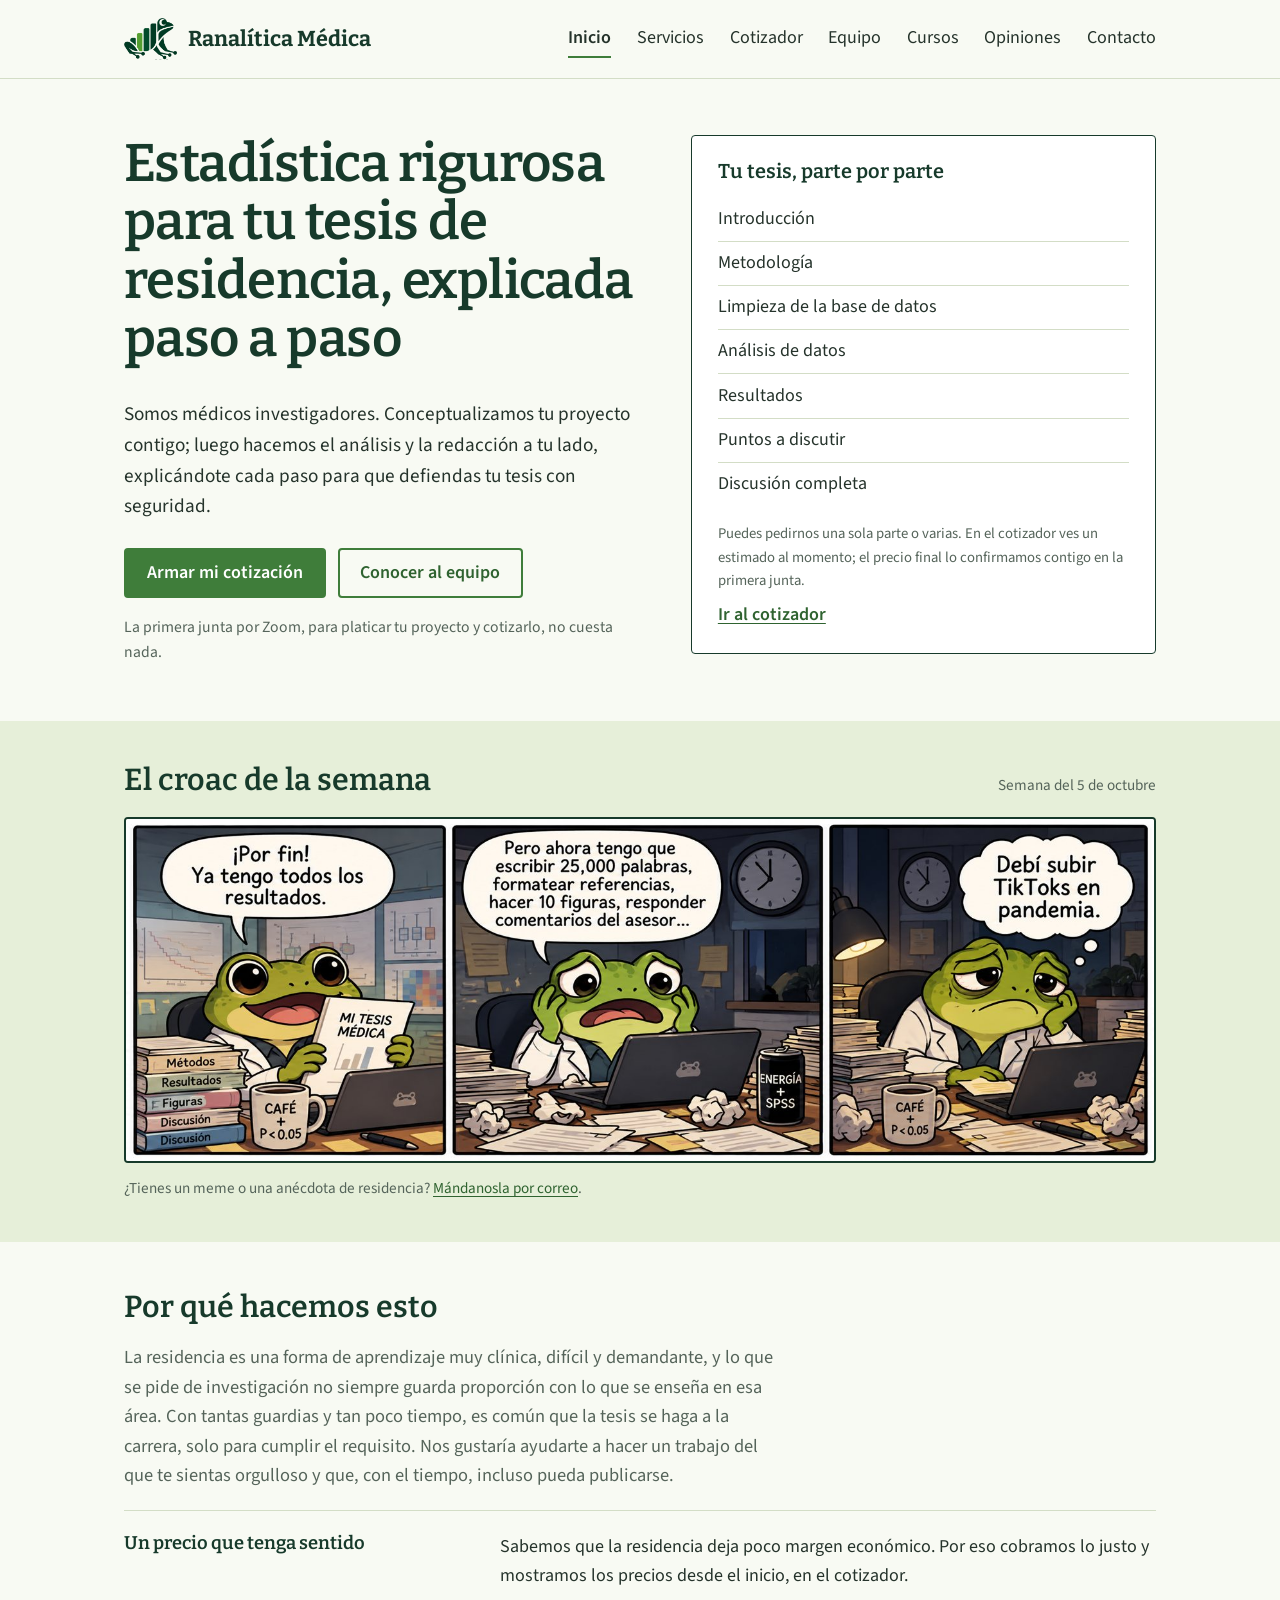
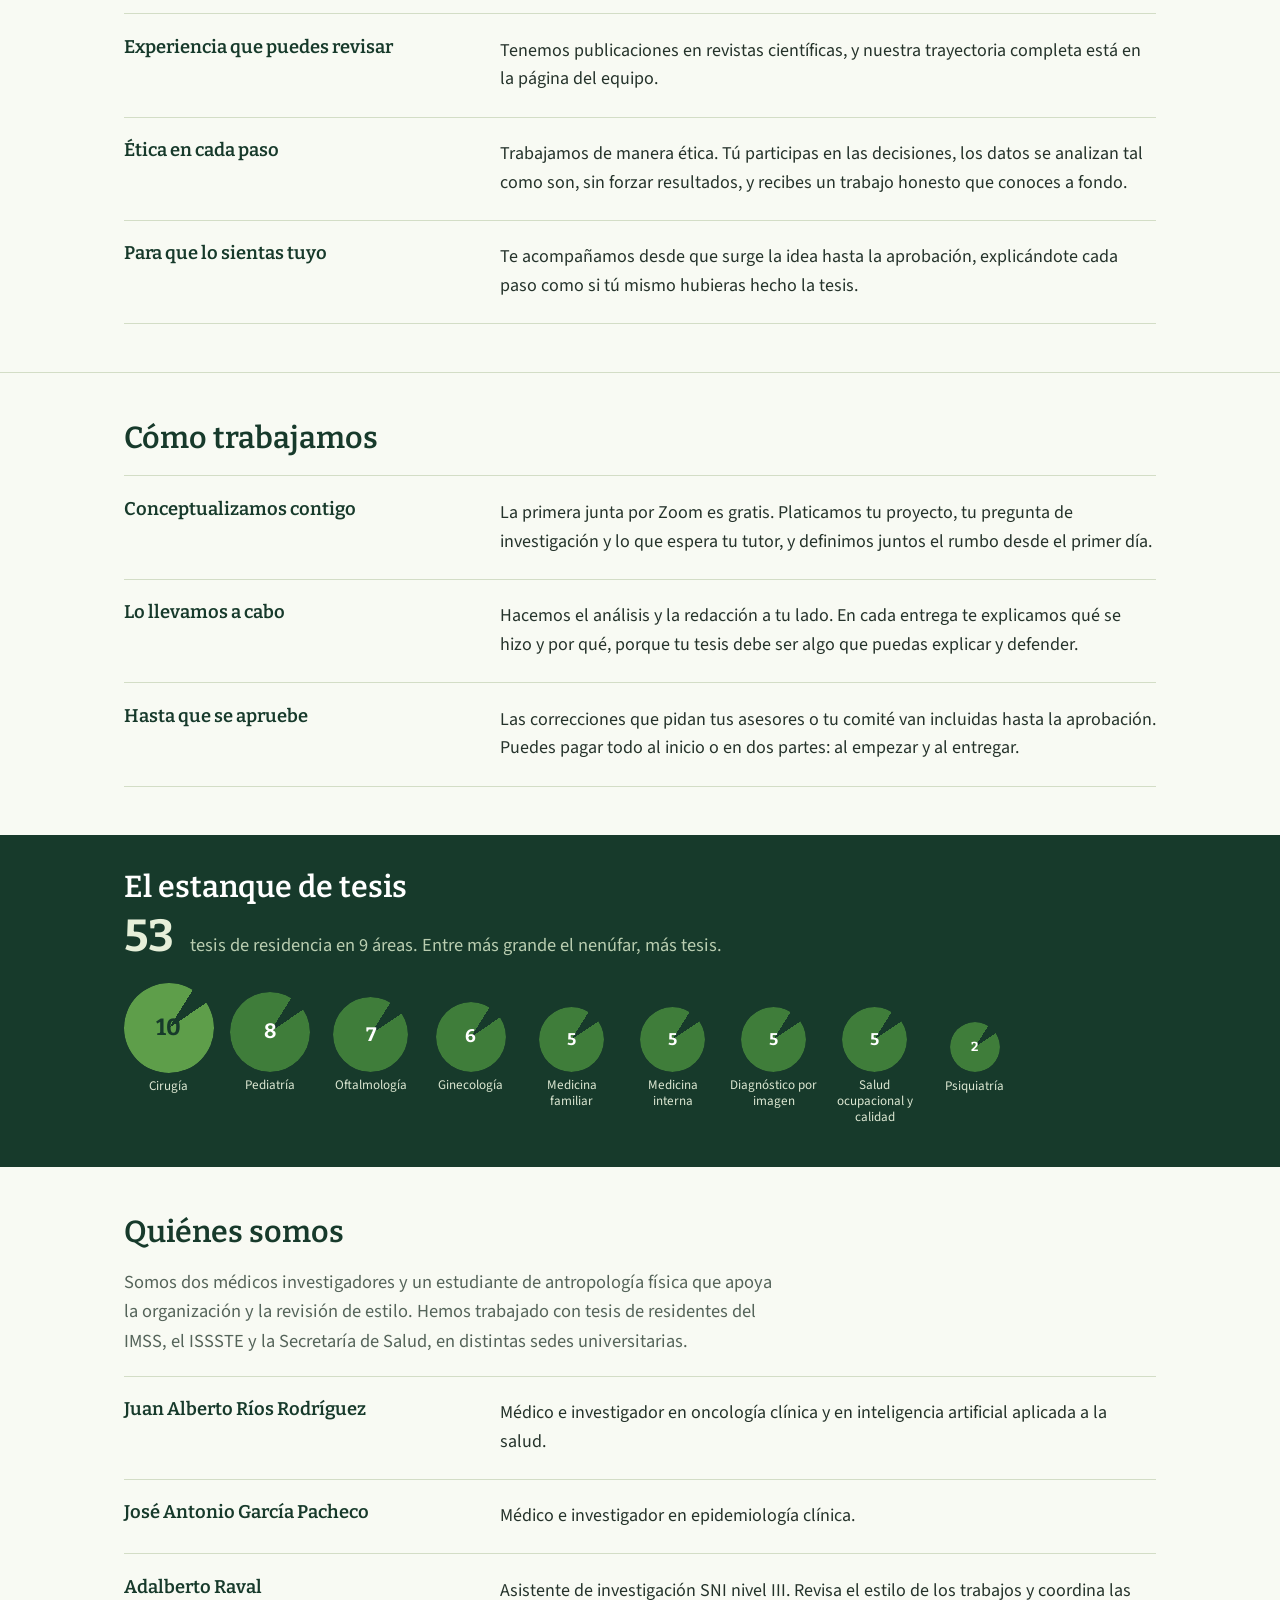
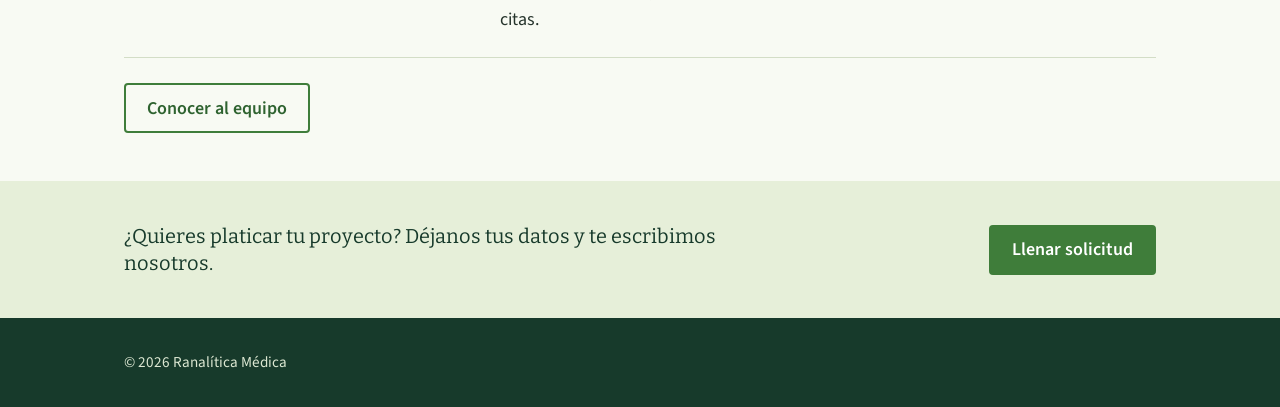
<file: index.html>
<!DOCTYPE html>
<html lang="es"><head><meta charset="UTF-8"><meta name="viewport" content="width=device-width, initial-scale=1.0">
<title>Ranalítica Médica | Estadística y redacción de tesis para residentes</title><meta name="description" content="Asesoría estadística y redacción de tesis médicas para residentes, con trabajo de calidad científica y cada paso explicado."><meta name="theme-color" content="#173A2B">
<link rel="preconnect" href="https://fonts.googleapis.com"><link rel="preconnect" href="https://fonts.gstatic.com" crossorigin><link href="https://fonts.googleapis.com/css2?family=Bitter:wght@500;600;700&family=Source+Sans+3:wght@400;600;700&display=swap" rel="stylesheet"><link rel="stylesheet" href="style.css"></head>
<body>
<header class="site-header"><div class="wrap bar"><a class="wordmark" href="index.html"><img src="images/logo-rana.png" alt="" width="200" height="156">Ranalítica Médica</a><nav class="nav" aria-label="Principal"><a href="index.html" data-nav="inicio" aria-current="page">Inicio</a><a href="servicios.html" data-nav="servicios">Servicios</a><a href="cotizador.html" data-nav="cotizador">Cotizador</a><a href="equipo.html" data-nav="equipo">Equipo</a><a href="cursos.html" data-nav="cursos">Cursos</a><a href="opiniones.html" data-nav="opiniones">Opiniones</a><a href="contacto.html" data-nav="contacto">Contacto</a></nav></div></header>
<main>
<section class="hero"><div class="wrap">
  <div>
    <h1>Estadística rigurosa para tu tesis de residencia, explicada paso a paso</h1>
    <p class="lead">Somos médicos investigadores. Conceptualizamos tu proyecto contigo; luego hacemos el análisis y la redacción a tu lado, explicándote cada paso para que defiendas tu tesis con seguridad.</p>
    <div class="acciones">
      <a class="btn btn-primary" href="cotizador.html">Armar mi cotización</a>
      <a class="btn btn-secondary" href="equipo.html">Conocer al equipo</a>
    </div>
    <p class="aparte">La primera junta por Zoom, para platicar tu proyecto y cotizarlo, no cuesta nada.</p>
  </div>
  <aside class="indice" aria-labelledby="indice-t">
    <h2 id="indice-t">Tu tesis, parte por parte</h2>
    <ul class="partes">
<li>Introducción</li>
<li>Metodología</li>
<li>Limpieza de la base de datos</li>
<li>Análisis de datos</li>
<li>Resultados</li>
<li>Puntos a discutir</li>
<li>Discusión completa</li>
    </ul>
    <p class="nota">Puedes pedirnos una sola parte o varias. En el cotizador ves un estimado al momento; el precio final lo confirmamos contigo en la primera junta.</p>
    <a class="enlace" href="cotizador.html">Ir al cotizador</a>
  </aside>
</div></section>

<section class="humor"><div class="wrap">
  <div class="humor-cab"><h2>El croac de la semana</h2><p id="humor-semana" class="humor-sem"></p></div>
  <div id="humor-cuerpo"></div>
  <p class="humor-nota">¿Tienes un meme o una anécdota de residencia? <a href="#" data-mail="Hola, tengo un meme o anécdota para El croac de la semana:" data-mail-subject="Para El croac de la semana">Mándanosla por correo</a>.</p>
</div></section>

<section class="seccion"><div class="wrap">
  <h2>Por qué hacemos esto</h2>
  <p class="intro">La residencia es una forma de aprendizaje muy clínica, difícil y demandante, y lo que se pide de investigación no siempre guarda proporción con lo que se enseña en esa área. Con tantas guardias y tan poco tiempo, es común que la tesis se haga a la carrera, solo para cumplir el requisito. Nos gustaría ayudarte a hacer un trabajo del que te sientas orgulloso y que, con el tiempo, incluso pueda publicarse.</p>
  <div class="filas">
    <div class="fila"><h3>Un precio que tenga sentido</h3>
      <p>Sabemos que la residencia deja poco margen económico. Por eso cobramos lo justo y mostramos los precios desde el inicio, en el cotizador.</p></div>
    <div class="fila"><h3>Experiencia que puedes revisar</h3>
      <p>Tenemos publicaciones en revistas científicas, y nuestra trayectoria completa está en la página del equipo.</p></div>
    <div class="fila"><h3>Ética en cada paso</h3>
      <p>Trabajamos de manera ética. Tú participas en las decisiones, los datos se analizan tal como son, sin forzar resultados, y recibes un trabajo honesto que conoces a fondo.</p></div>
    <div class="fila"><h3>Para que lo sientas tuyo</h3>
      <p>Te acompañamos desde que surge la idea hasta la aprobación, explicándote cada paso como si tú mismo hubieras hecho la tesis.</p></div>
  </div>
</div></section>

<section class="seccion"><div class="wrap">
  <h2>Cómo trabajamos</h2>
  <div class="filas">
    <div class="fila"><h3>Conceptualizamos contigo</h3>
      <p>La primera junta por Zoom es gratis. Platicamos tu proyecto, tu pregunta de investigación y lo que espera tu tutor, y definimos juntos el rumbo desde el primer día.</p></div>
    <div class="fila"><h3>Lo llevamos a cabo</h3>
      <p>Hacemos el análisis y la redacción a tu lado. En cada entrega te explicamos qué se hizo y por qué, porque tu tesis debe ser algo que puedas explicar y defender.</p></div>
    <div class="fila"><h3>Hasta que se apruebe</h3>
      <p>Las correcciones que pidan tus asesores o tu comité van incluidas hasta la aprobación. Puedes pagar todo al inicio o en dos partes: al empezar y al entregar.</p></div>
  </div>
</div></section>

<section class="estanque"><div class="wrap">
  <h2>El estanque de tesis</h2>
  <p class="intro cifra"><strong id="tesis-total" class="gran">53</strong> <span id="tesis-resumen">tesis de residencia por especialidad.</span></p>
  <ul class="pads" id="tesis-grafica" aria-label="Número de tesis por especialidad"></ul>
</div></section>

<section class="seccion"><div class="wrap">
  <h2>Quiénes somos</h2>
  <p class="intro">Somos dos médicos investigadores y un estudiante de antropología física que apoya la organización y la revisión de estilo. Hemos trabajado con tesis de residentes del IMSS, el ISSSTE y la Secretaría de Salud, en distintas sedes universitarias.</p>
  <div class="filas">
    <div class="fila"><h3>Juan Alberto Ríos Rodríguez</h3>
      <p>Médico e investigador en oncología clínica y en inteligencia artificial aplicada a la salud.</p></div>
    <div class="fila"><h3>José Antonio García Pacheco</h3>
      <p>Médico e investigador en epidemiología clínica.</p></div>
    <div class="fila"><h3>Adalberto Raval</h3>
      <p>Asistente de investigación SNI nivel III. Revisa el estilo de los trabajos y coordina las citas.</p></div>
  </div>
  <div class="acciones"><a class="btn btn-secondary" href="equipo.html">Conocer al equipo</a></div>
</div></section>

<section class="banda"><div class="wrap">
  <p>¿Quieres platicar tu proyecto? Déjanos tus datos y te escribimos nosotros.</p>
  <a class="btn btn-primary" href="contacto.html">Llenar solicitud</a>
</div></section>
</main>
<footer class="site-footer"><div class="wrap"><p>© 2026 Ranalítica Médica</p></div></footer>
<script src="js/site.js"></script><script src="js/tesis.js"></script><script src="js/humor.js"></script>
</body></html>
</file>
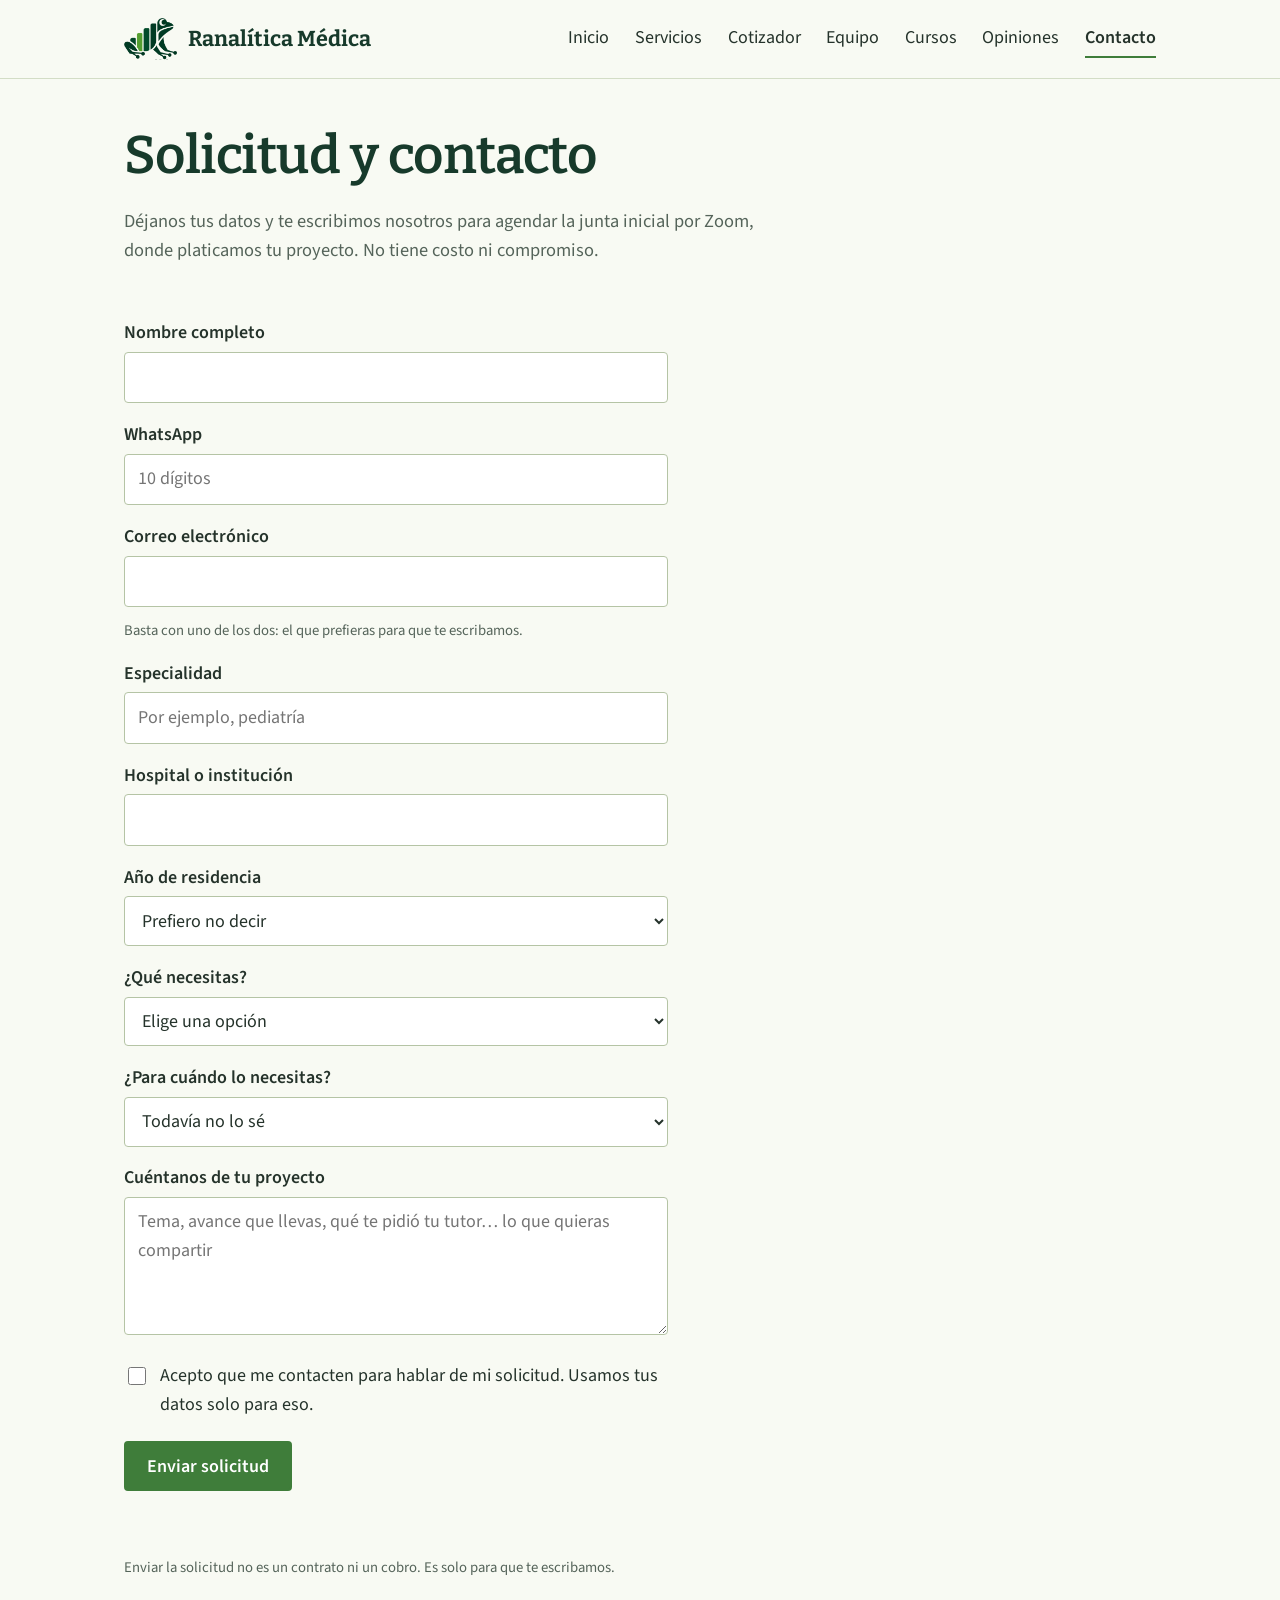
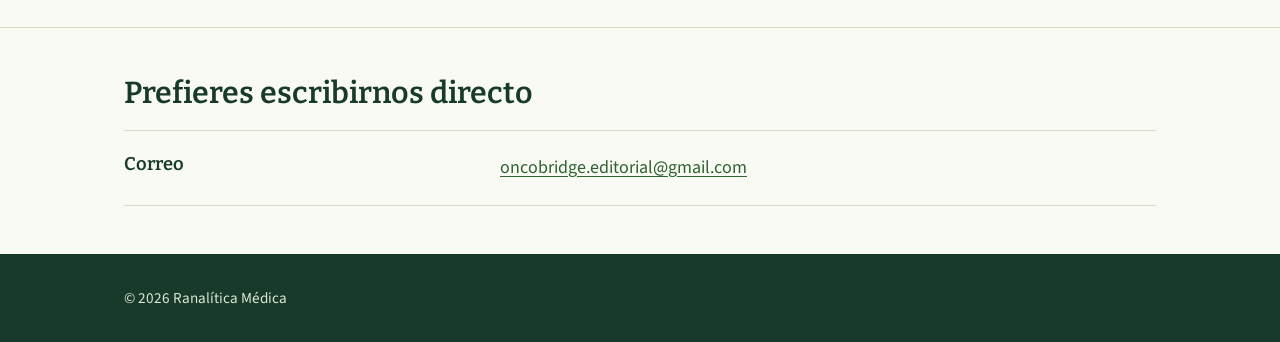
<file: contacto.html>
<!DOCTYPE html>
<html lang="es"><head><meta charset="UTF-8"><meta name="viewport" content="width=device-width, initial-scale=1.0">
<title>Contacto | Ranalítica Médica</title><meta name="description" content="Déjanos tu solicitud o escríbenos por correo para agendar tu junta inicial gratuita por Zoom."><meta name="theme-color" content="#173A2B">
<link rel="preconnect" href="https://fonts.googleapis.com"><link rel="preconnect" href="https://fonts.gstatic.com" crossorigin><link href="https://fonts.googleapis.com/css2?family=Bitter:wght@500;600;700&family=Source+Sans+3:wght@400;600;700&display=swap" rel="stylesheet"><link rel="stylesheet" href="style.css"></head>
<body>
<header class="site-header"><div class="wrap bar"><a class="wordmark" href="index.html"><img src="images/logo-rana.png" alt="" width="200" height="156">Ranalítica Médica</a><nav class="nav" aria-label="Principal"><a href="index.html" data-nav="inicio">Inicio</a><a href="servicios.html" data-nav="servicios">Servicios</a><a href="cotizador.html" data-nav="cotizador">Cotizador</a><a href="equipo.html" data-nav="equipo">Equipo</a><a href="cursos.html" data-nav="cursos">Cursos</a><a href="opiniones.html" data-nav="opiniones">Opiniones</a><a href="contacto.html" data-nav="contacto" aria-current="page">Contacto</a></nav></div></header>
<main>
<section class="pagina"><div class="wrap">
  <h1>Solicitud y contacto</h1>
  <p class="intro">Déjanos tus datos y te escribimos nosotros para agendar la junta inicial por Zoom, donde platicamos tu proyecto. No tiene costo ni compromiso.</p>
</div></section>

<section class="seccion" style="padding-top:1rem"><div class="wrap">
  <form id="solicitud" class="campos" novalidate>
    <div><label for="f-nombre">Nombre completo</label><input id="f-nombre" name="nombre" autocomplete="name" required></div>
    <div><label for="f-whatsapp">WhatsApp</label><input id="f-whatsapp" name="whatsapp" type="tel" autocomplete="tel" placeholder="10 dígitos"></div>
    <div><label for="f-correo">Correo electrónico</label><input id="f-correo" name="correo" type="email" autocomplete="email"></div>
    <p class="ayuda">Basta con uno de los dos: el que prefieras para que te escribamos.</p>
    <div><label for="f-esp">Especialidad</label><input id="f-esp" name="especialidad" placeholder="Por ejemplo, pediatría"></div>
    <div><label for="f-inst">Hospital o institución</label><input id="f-inst" name="institucion"></div>
    <div><label for="f-anio">Año de residencia</label>
      <select id="f-anio" name="anio"><option value="">Prefiero no decir</option><option>Primer año</option><option>Segundo año</option><option>Tercer año</option><option>Cuarto año o más</option><option>Ya terminé la residencia</option></select></div>
    <div><label for="f-nec">¿Qué necesitas?</label>
      <select id="f-nec" name="necesidad" required><option value="">Elige una opción</option><option>Análisis estadístico</option><option>Redacción de tesis</option><option>Protocolo de investigación</option><option>Corrección de mi tesis</option><option>Rescatar una tesis</option><option>Convertir mi tesis en artículo</option><option>Capacitación en estadística</option><option>Automatizar formularios o pasar datos a una base de datos</option><option>Práctica de defensa o lectura de tesis</option><option>Todavía no sé, quiero platicarlo</option></select></div>
    <div><label for="f-plazo">¿Para cuándo lo necesitas?</label>
      <select id="f-plazo" name="plazo"><option value="">Todavía no lo sé</option><option>Sin prisa</option><option>En un mes o más</option><option>En unas dos semanas</option><option>Lo antes posible</option></select></div>
    <div><label for="f-msg">Cuéntanos de tu proyecto</label><textarea id="f-msg" name="mensaje" rows="4" placeholder="Tema, avance que llevas, qué te pidió tu tutor… lo que quieras compartir"></textarea></div>
    <div class="honeypot" aria-hidden="true"><label>No llenar<input name="_honey" tabindex="-1" autocomplete="off"></label></div>
    <label class="check"><input type="checkbox" name="acepto"> <span>Acepto que me contacten para hablar de mi solicitud. Usamos tus datos solo para eso.</span></label>
    <div><button type="submit" class="btn btn-primary">Enviar solicitud</button></div>
    <p class="estado" id="estado-solicitud" aria-live="polite"></p>
    <p class="ayuda">Enviar la solicitud no es un contrato ni un cobro. Es solo para que te escribamos.</p>
  </form>
</div></section>

<section class="seccion"><div class="wrap">
  <h2>Prefieres escribirnos directo</h2>
  <div class="filas">
    <div class="fila"><h3>Correo</h3>
      <p><a href="#" data-mail="Hola, quiero platicar mi proyecto de tesis." data-mail-subject="Quiero platicar mi proyecto"><span data-email-text>oncobridge.editorial@gmail.com</span></a></p></div>
  </div>
</div></section>
</main>
<footer class="site-footer"><div class="wrap"><p>© 2026 Ranalítica Médica</p></div></footer>
<script src="js/site.js"></script><script src="js/solicitud.js"></script>
</body></html>
</file>
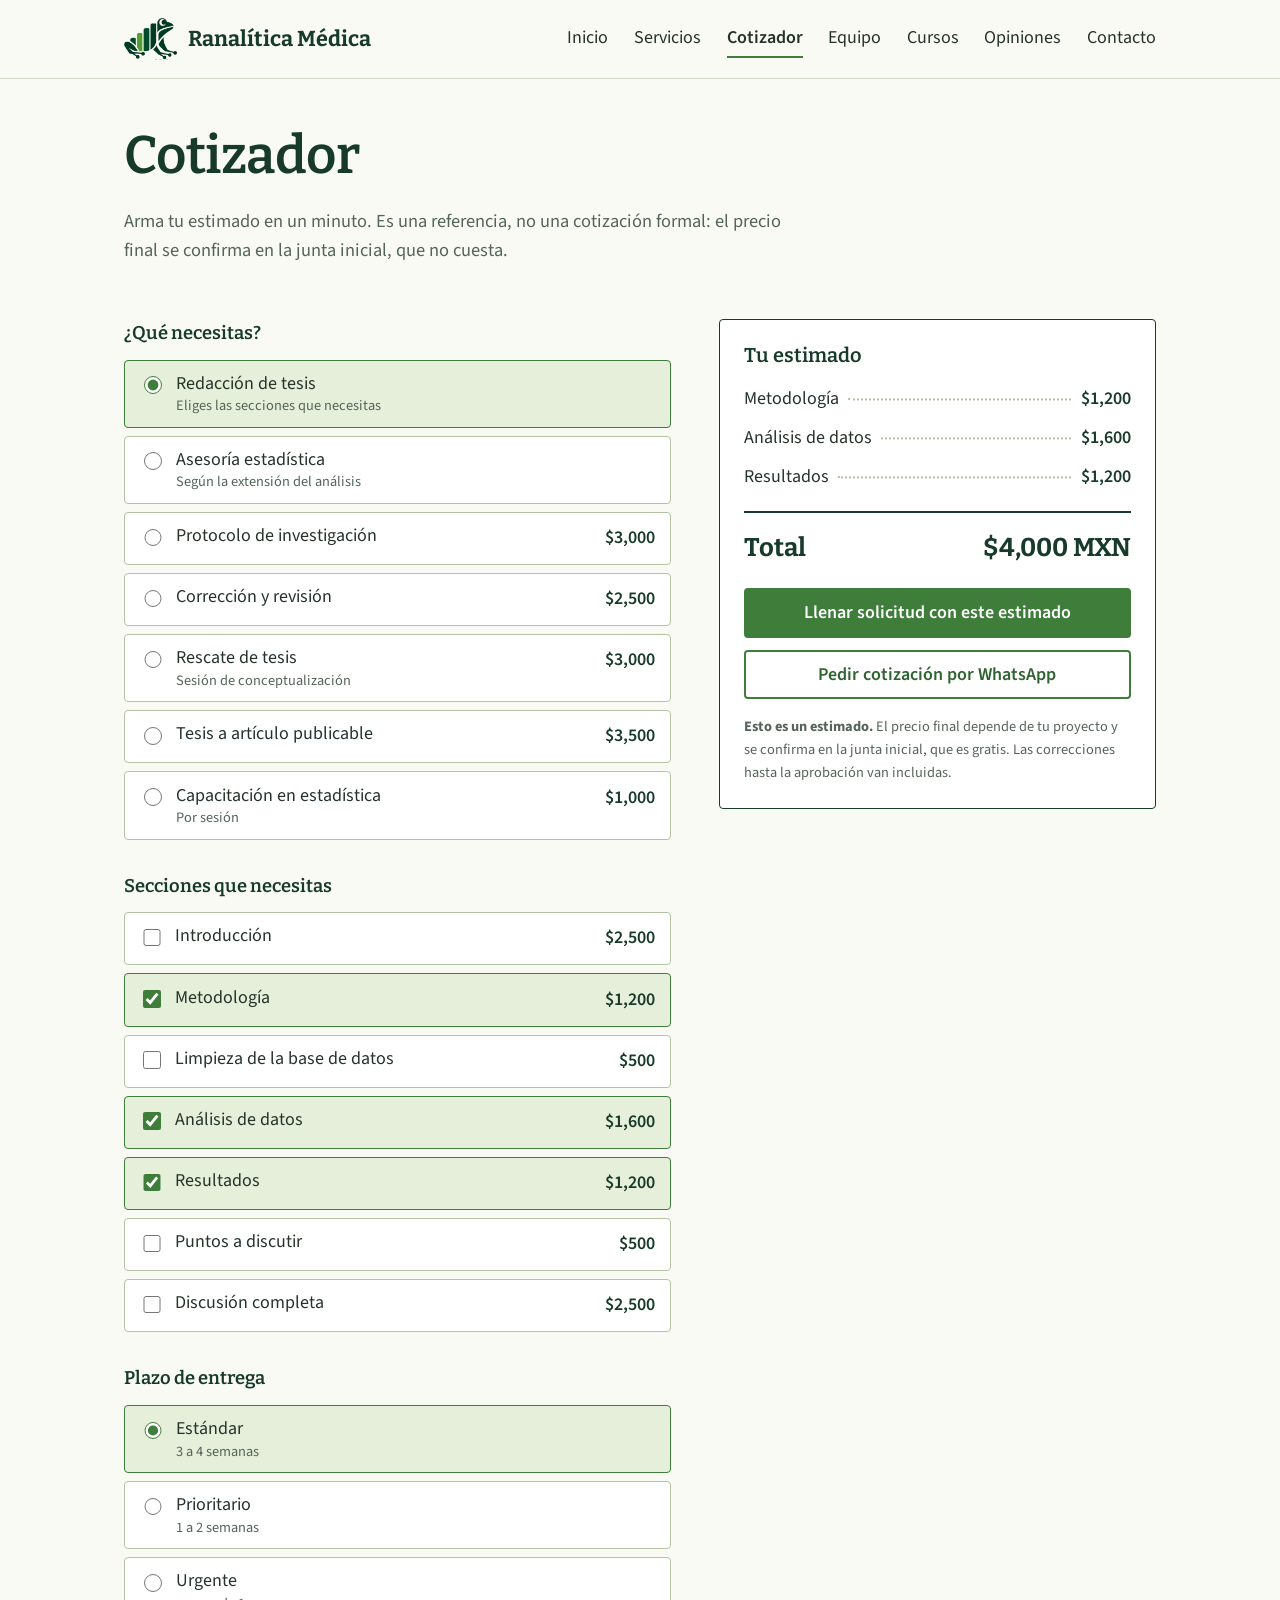
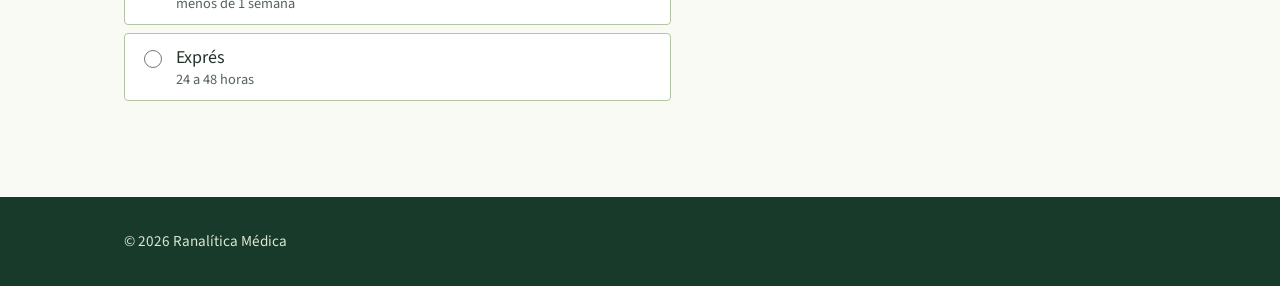
<file: cotizador.html>
<!DOCTYPE html>
<html lang="es"><head><meta charset="UTF-8"><meta name="viewport" content="width=device-width, initial-scale=1.0">
<title>Cotizador | Ranalítica Médica</title><meta name="description" content="Arma el estimado de tu proyecto: servicio, secciones y plazo de entrega."><meta name="theme-color" content="#173A2B">
<link rel="preconnect" href="https://fonts.googleapis.com"><link rel="preconnect" href="https://fonts.gstatic.com" crossorigin><link href="https://fonts.googleapis.com/css2?family=Bitter:wght@500;600;700&family=Source+Sans+3:wght@400;600;700&display=swap" rel="stylesheet"><link rel="stylesheet" href="style.css"></head>
<body>
<header class="site-header"><div class="wrap bar"><a class="wordmark" href="index.html"><img src="images/logo-rana.png" alt="" width="200" height="156">Ranalítica Médica</a><nav class="nav" aria-label="Principal"><a href="index.html" data-nav="inicio">Inicio</a><a href="servicios.html" data-nav="servicios">Servicios</a><a href="cotizador.html" data-nav="cotizador" aria-current="page">Cotizador</a><a href="equipo.html" data-nav="equipo">Equipo</a><a href="cursos.html" data-nav="cursos">Cursos</a><a href="opiniones.html" data-nav="opiniones">Opiniones</a><a href="contacto.html" data-nav="contacto">Contacto</a></nav></div></header>
<main>
<section class="pagina"><div class="wrap">
  <h1>Cotizador</h1>
  <p class="intro">Arma tu estimado en un minuto. Es una referencia, no una cotización formal: el precio final se confirma en la junta inicial, que no cuesta.</p>
</div></section>

<div class="wrap">
  <div class="cotizador" id="cotizador">
    <form onsubmit="return false">
      <fieldset><legend>¿Qué necesitas?</legend>
        <div class="opciones">
<label class="opcion"><input type="radio" name="servicio" value="redaccion" checked><span class="txt">Redacción de tesis<span class="sub">Eliges las secciones que necesitas</span></span></label>
<label class="opcion"><input type="radio" name="servicio" value="asesoria"><span class="txt">Asesoría estadística<span class="sub">Según la extensión del análisis</span></span></label>
<label class="opcion"><input type="radio" name="servicio" value="protocolo"><span class="txt">Protocolo de investigación</span><span class="monto">$3,000</span></label>
<label class="opcion"><input type="radio" name="servicio" value="correccion"><span class="txt">Corrección y revisión</span><span class="monto">$2,500</span></label>
<label class="opcion"><input type="radio" name="servicio" value="rescate"><span class="txt">Rescate de tesis<span class="sub">Sesión de conceptualización</span></span><span class="monto">$3,000</span></label>
<label class="opcion"><input type="radio" name="servicio" value="articulo"><span class="txt">Tesis a artículo publicable</span><span class="monto">$3,500</span></label>
<label class="opcion"><input type="radio" name="servicio" value="capacitacion"><span class="txt">Capacitación en estadística<span class="sub">Por sesión</span></span><span class="monto">$1,000</span></label>
        </div>
      </fieldset>
      <fieldset data-solo="asesoria" hidden><legend>Extensión del análisis</legend>
        <div class="opciones">
<label class="opcion"><input type="radio" name="extension" value="corta"><span class="txt">Corta<span class="sub">Análisis puntual, pocas variables</span></span><span class="monto">$700</span></label>
<label class="opcion"><input type="radio" name="extension" value="mediana" checked><span class="txt">Mediana<span class="sub">Análisis estándar</span></span><span class="monto">$1,000</span></label>
<label class="opcion"><input type="radio" name="extension" value="extensa"><span class="txt">Extensa<span class="sub">Multivariado, muchas variables</span></span><span class="monto">$1,500</span></label>
        </div>
      </fieldset>
      <fieldset data-solo="redaccion"><legend>Secciones que necesitas</legend>
        <div class="opciones">
<label class="opcion"><input type="checkbox" name="seccion" value="introduccion"><span class="txt">Introducción</span><span class="monto">$2,500</span></label>
<label class="opcion"><input type="checkbox" name="seccion" value="metodologia" checked><span class="txt">Metodología</span><span class="monto">$1,200</span></label>
<label class="opcion"><input type="checkbox" name="seccion" value="limpieza"><span class="txt">Limpieza de la base de datos</span><span class="monto">$500</span></label>
<label class="opcion"><input type="checkbox" name="seccion" value="analisis" checked><span class="txt">Análisis de datos</span><span class="monto">$1,600</span></label>
<label class="opcion"><input type="checkbox" name="seccion" value="resultados" checked><span class="txt">Resultados</span><span class="monto">$1,200</span></label>
<label class="opcion"><input type="checkbox" name="seccion" value="puntos"><span class="txt">Puntos a discutir</span><span class="monto">$500</span></label>
<label class="opcion"><input type="checkbox" name="seccion" value="discusion"><span class="txt">Discusión completa</span><span class="monto">$2,500</span></label>
        </div>
      </fieldset>
      <fieldset><legend>Plazo de entrega</legend>
        <div class="opciones">
<label class="opcion"><input type="radio" name="plazo" value="estandar" checked><span class="txt">Estándar<span class="sub">3 a 4 semanas</span></span></label>
<label class="opcion"><input type="radio" name="plazo" value="prioritario"><span class="txt">Prioritario<span class="sub">1 a 2 semanas</span></span></label>
<label class="opcion"><input type="radio" name="plazo" value="urgente"><span class="txt">Urgente<span class="sub">menos de 1 semana</span></span></label>
<label class="opcion"><input type="radio" name="plazo" value="expres"><span class="txt">Exprés<span class="sub">24 a 48 horas</span></span></label>
        </div>
      </fieldset>
    </form>

    <aside class="hoja" aria-live="polite">
      <h2>Tu estimado</h2>
      <p class="vacio" id="vacio" hidden>Marca al menos una sección para ver el precio.</p>
      <ul class="lineas" id="lineas"></ul>
      <p class="total"><span>Total</span><span id="total">$0 MXN</span></p>
      <div class="acciones" id="acciones">
        <a class="btn btn-primary" href="contacto.html">Llenar solicitud con este estimado</a>
        <a class="btn btn-secondary" id="btn-wa" href="#">Pedir cotización por WhatsApp</a>
      </div>
      <p class="nota"><strong>Esto es un estimado.</strong> El precio final depende de tu proyecto y se confirma en la junta inicial, que es gratis. Las correcciones hasta la aprobación van incluidas.</p>
    </aside>
  </div>
</div>
<script type="application/json" id="precios-data">{"secciones": {"introduccion": {"label": "Introducción", "price": 2500}, "metodologia": {"label": "Metodología", "price": 1200}, "limpieza": {"label": "Limpieza de la base de datos", "price": 500}, "analisis": {"label": "Análisis de datos", "price": 1600}, "resultados": {"label": "Resultados", "price": 1200}, "puntos": {"label": "Puntos a discutir", "price": 500}, "discusion": {"label": "Discusión completa", "price": 2500}}, "extension": {"corta": {"label": "Corta", "price": 700}, "mediana": {"label": "Mediana", "price": 1000}, "extensa": {"label": "Extensa", "price": 1500}}, "servicios": {"protocolo": {"label": "Protocolo de investigación", "base": 3000}, "correccion": {"label": "Corrección y revisión", "base": 2500}, "rescate": {"label": "Rescate de tesis", "base": 3000}, "articulo": {"label": "Tesis a artículo publicable", "base": 3500}, "capacitacion": {"label": "Capacitación en estadística", "base": 1000}}, "plazos": {"estandar": {"label": "Estándar", "rango": "3 a 4 semanas", "mult": 1.0}, "prioritario": {"label": "Prioritario", "rango": "1 a 2 semanas", "mult": 1.25}, "urgente": {"label": "Urgente", "rango": "menos de 1 semana", "mult": 3.0}, "expres": {"label": "Exprés", "rango": "24 a 48 horas", "mult": 6.0}}}</script>
</main>
<footer class="site-footer"><div class="wrap"><p>© 2026 Ranalítica Médica</p></div></footer>
<script src="js/site.js"></script><script src="js/calc.js"></script>
</body></html>
</file>
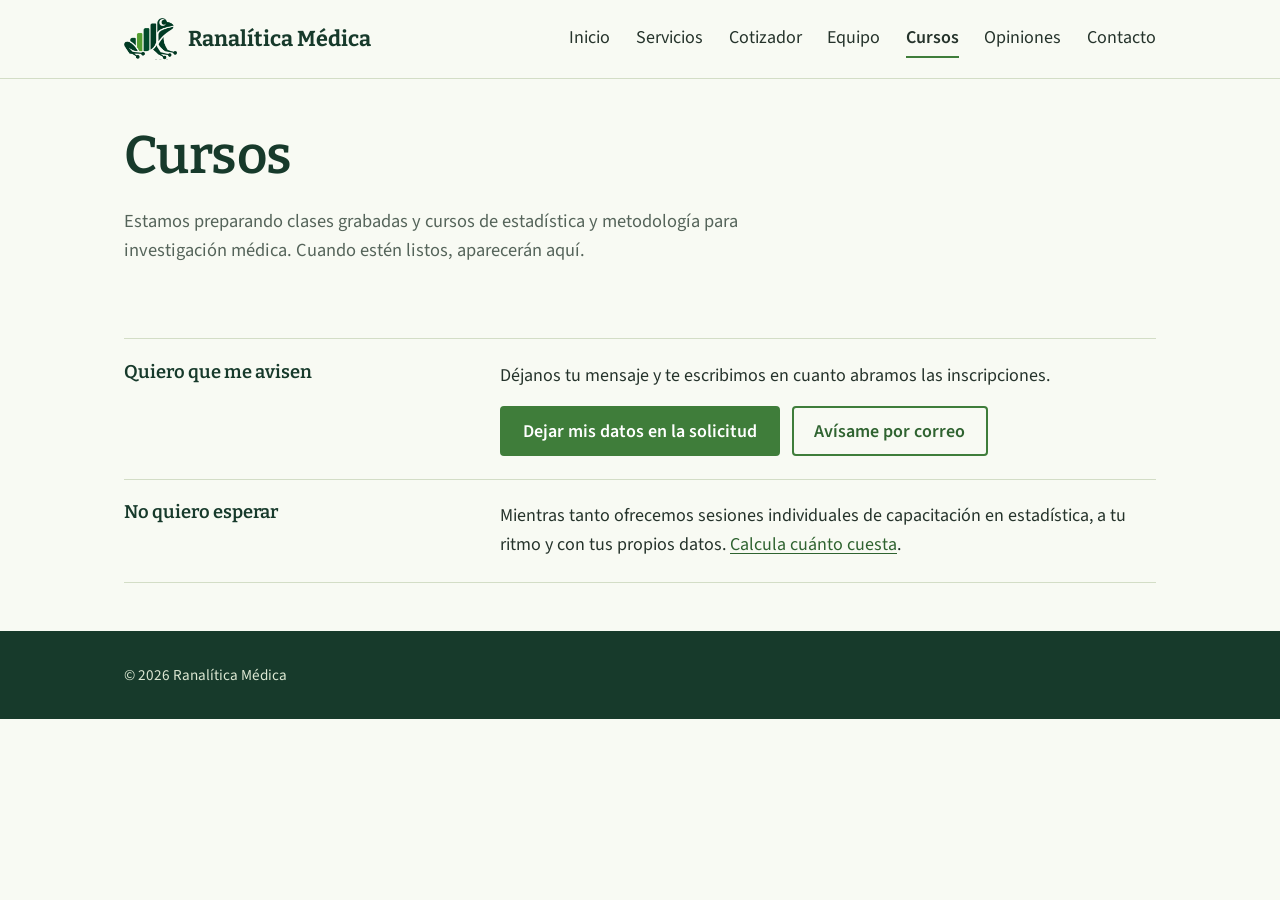
<file: cursos.html>
<!DOCTYPE html>
<html lang="es"><head><meta charset="UTF-8"><meta name="viewport" content="width=device-width, initial-scale=1.0">
<title>Cursos | Ranalítica Médica</title><meta name="description" content="Clases y cursos de estadística y metodología para investigación médica, próximamente."><meta name="theme-color" content="#173A2B">
<link rel="preconnect" href="https://fonts.googleapis.com"><link rel="preconnect" href="https://fonts.gstatic.com" crossorigin><link href="https://fonts.googleapis.com/css2?family=Bitter:wght@500;600;700&family=Source+Sans+3:wght@400;600;700&display=swap" rel="stylesheet"><link rel="stylesheet" href="style.css"></head>
<body>
<header class="site-header"><div class="wrap bar"><a class="wordmark" href="index.html"><img src="images/logo-rana.png" alt="" width="200" height="156">Ranalítica Médica</a><nav class="nav" aria-label="Principal"><a href="index.html" data-nav="inicio">Inicio</a><a href="servicios.html" data-nav="servicios">Servicios</a><a href="cotizador.html" data-nav="cotizador">Cotizador</a><a href="equipo.html" data-nav="equipo">Equipo</a><a href="cursos.html" data-nav="cursos" aria-current="page">Cursos</a><a href="opiniones.html" data-nav="opiniones">Opiniones</a><a href="contacto.html" data-nav="contacto">Contacto</a></nav></div></header>
<main>
<section class="pagina"><div class="wrap">
  <h1>Cursos</h1>
  <p class="intro">Estamos preparando clases grabadas y cursos de estadística y metodología para investigación médica. Cuando estén listos, aparecerán aquí.</p>
</div></section>

<section class="seccion" style="padding-top:1rem"><div class="wrap">
  <div class="filas">
    <div class="fila"><h3>Quiero que me avisen</h3>
      <div><p>Déjanos tu mensaje y te escribimos en cuanto abramos las inscripciones.</p>
      <div class="acciones" style="margin-top:1rem">
        <a class="btn btn-primary" href="contacto.html">Dejar mis datos en la solicitud</a>
        <a class="btn btn-secondary" href="#" data-mail="Hola, avísenme cuando tengan cursos disponibles." data-mail-subject="Avísenme de los cursos">Avísame por correo</a>
      </div></div></div>
    <div class="fila"><h3>No quiero esperar</h3>
      <p>Mientras tanto ofrecemos sesiones individuales de capacitación en estadística, a tu ritmo y con tus propios datos. <a href="cotizador.html">Calcula cuánto cuesta</a>.</p></div>
  </div>
</div></section>
</main>
<footer class="site-footer"><div class="wrap"><p>© 2026 Ranalítica Médica</p></div></footer>
<script src="js/site.js"></script>
</body></html>
</file>
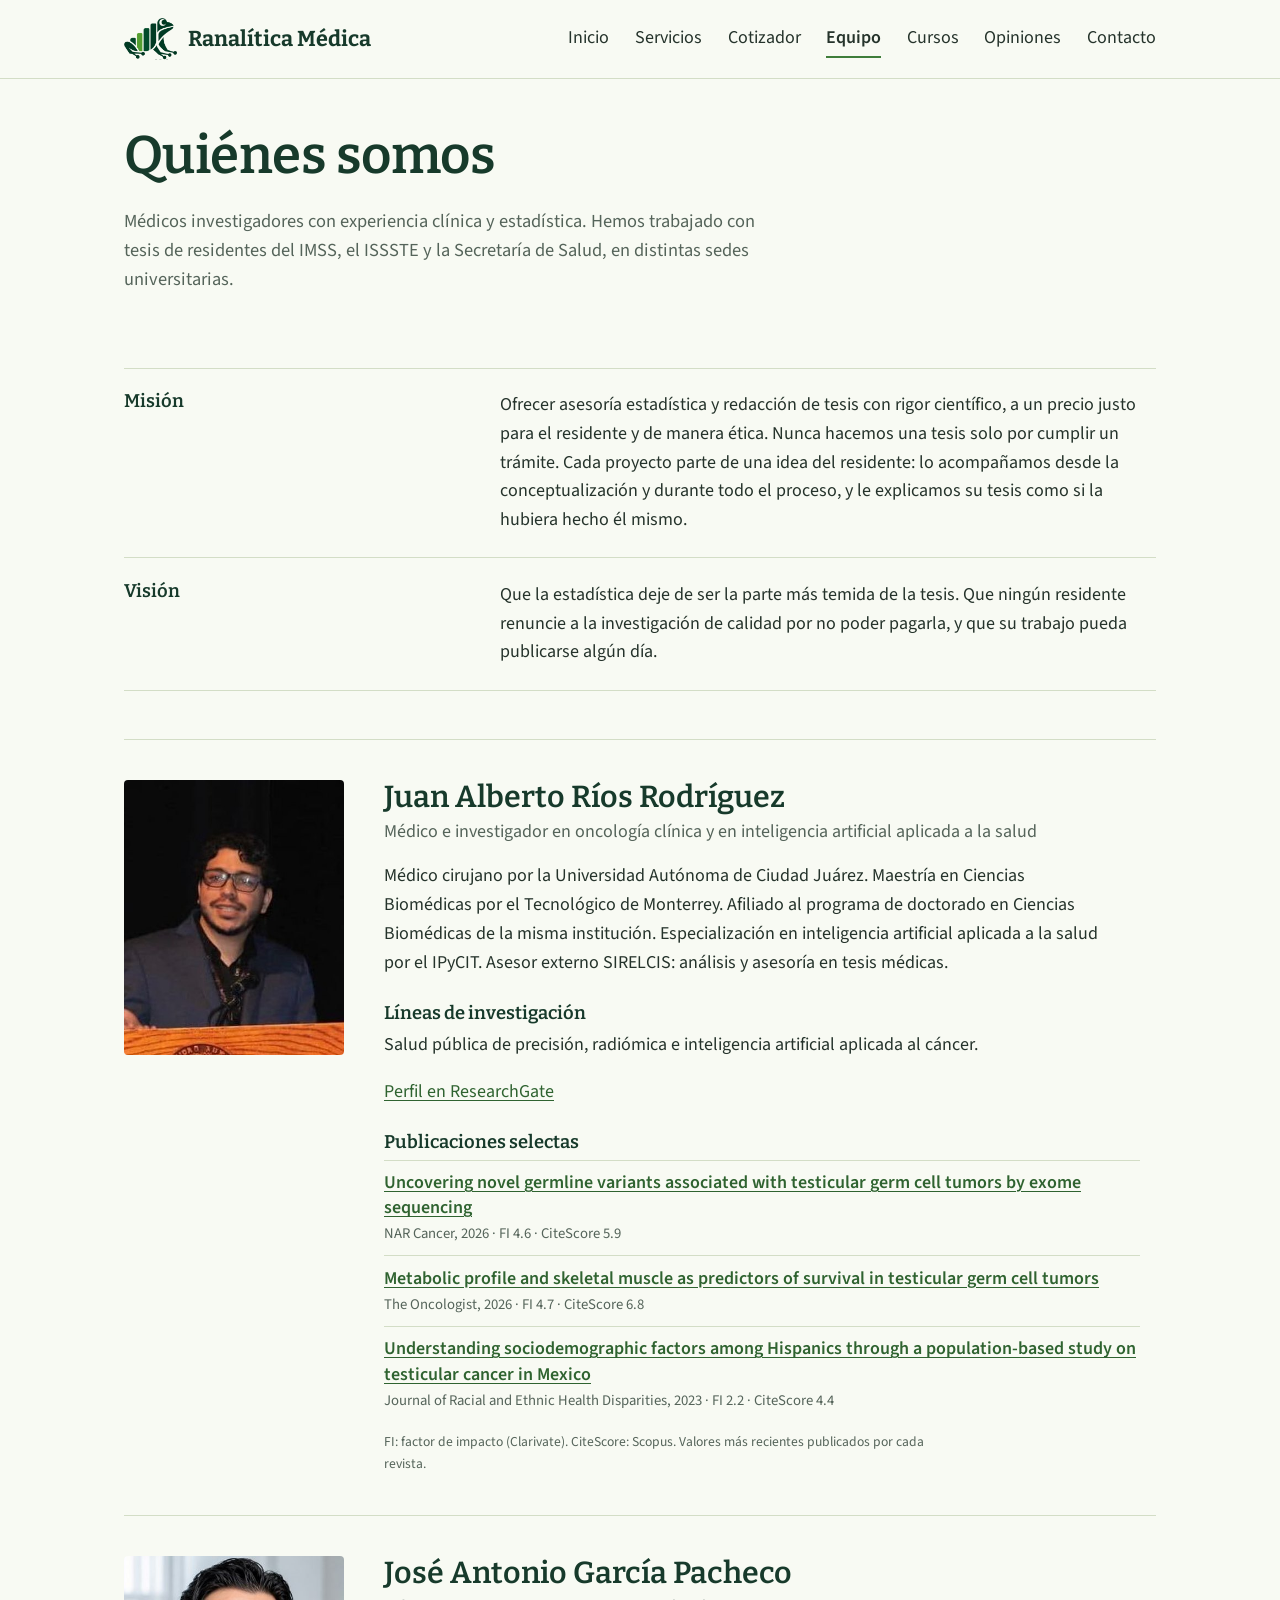
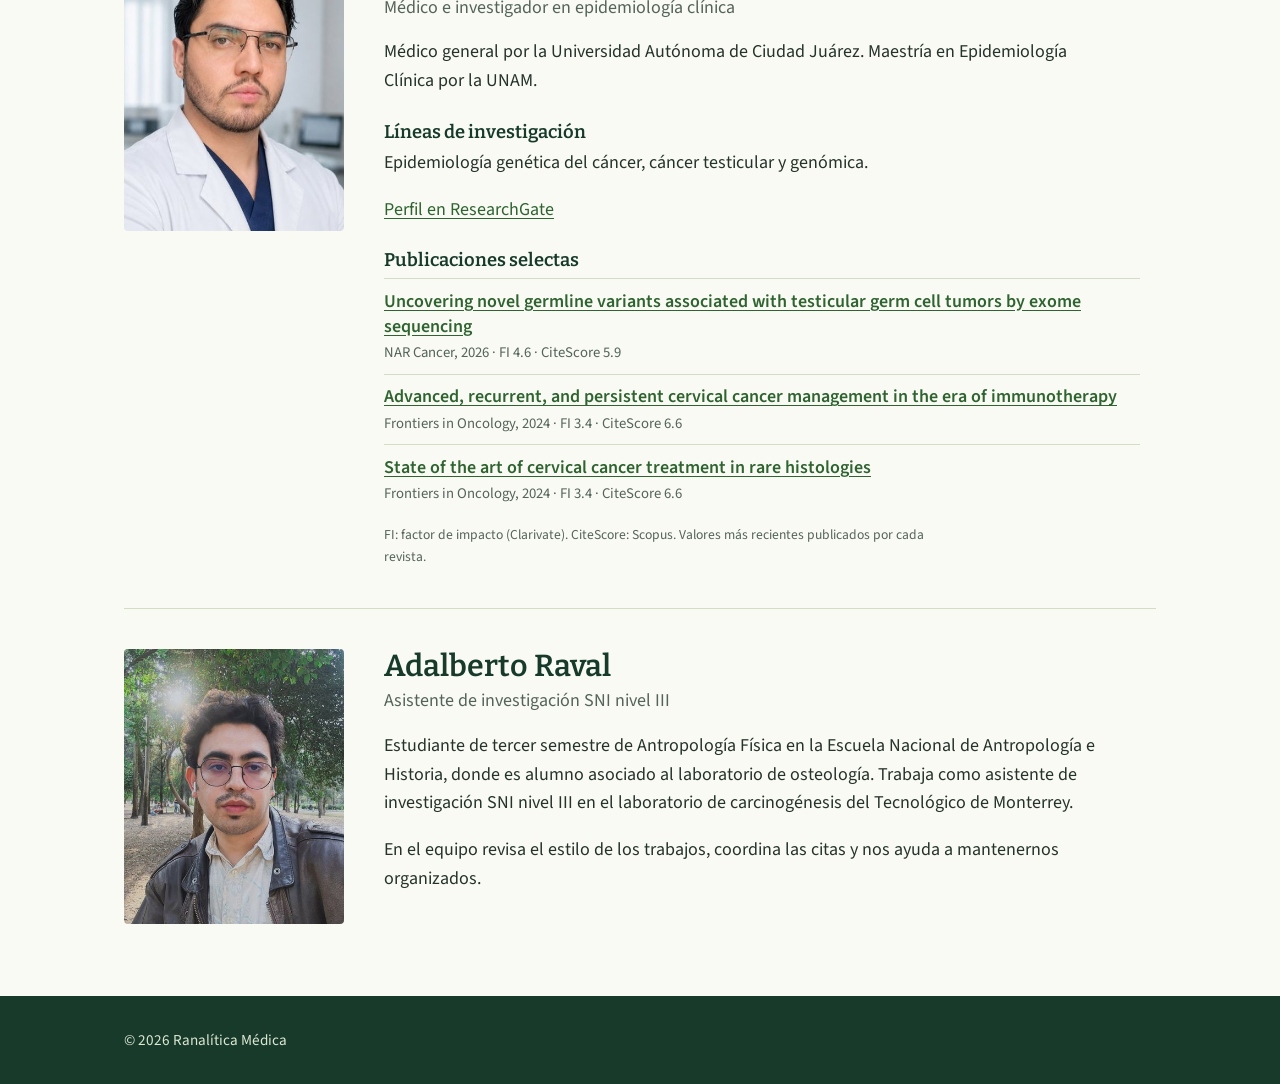
<file: equipo.html>
<!DOCTYPE html>
<html lang="es"><head><meta charset="UTF-8"><meta name="viewport" content="width=device-width, initial-scale=1.0">
<title>Quiénes somos | Ranalítica Médica</title><meta name="description" content="Los investigadores detrás de Ranalítica Médica, con sus publicaciones."><meta name="theme-color" content="#173A2B">
<link rel="preconnect" href="https://fonts.googleapis.com"><link rel="preconnect" href="https://fonts.gstatic.com" crossorigin><link href="https://fonts.googleapis.com/css2?family=Bitter:wght@500;600;700&family=Source+Sans+3:wght@400;600;700&display=swap" rel="stylesheet"><link rel="stylesheet" href="style.css"></head>
<body>
<header class="site-header"><div class="wrap bar"><a class="wordmark" href="index.html"><img src="images/logo-rana.png" alt="" width="200" height="156">Ranalítica Médica</a><nav class="nav" aria-label="Principal"><a href="index.html" data-nav="inicio">Inicio</a><a href="servicios.html" data-nav="servicios">Servicios</a><a href="cotizador.html" data-nav="cotizador">Cotizador</a><a href="equipo.html" data-nav="equipo" aria-current="page">Equipo</a><a href="cursos.html" data-nav="cursos">Cursos</a><a href="opiniones.html" data-nav="opiniones">Opiniones</a><a href="contacto.html" data-nav="contacto">Contacto</a></nav></div></header>
<main>
<section class="pagina"><div class="wrap">
  <h1>Quiénes somos</h1>
  <p class="intro">Médicos investigadores con experiencia clínica y estadística. Hemos trabajado con tesis de residentes del IMSS, el ISSSTE y la Secretaría de Salud, en distintas sedes universitarias.</p>
</div></section>

<section class="seccion" style="padding-top:1rem"><div class="wrap">
  <div class="filas">
    <div class="fila"><h3>Misión</h3>
      <p>Ofrecer asesoría estadística y redacción de tesis con rigor científico, a un precio justo para el residente y de manera ética. Nunca hacemos una tesis solo por cumplir un trámite. Cada proyecto parte de una idea del residente: lo acompañamos desde la conceptualización y durante todo el proceso, y le explicamos su tesis como si la hubiera hecho él mismo.</p></div>
    <div class="fila"><h3>Visión</h3>
      <p>Que la estadística deje de ser la parte más temida de la tesis. Que ningún residente renuncie a la investigación de calidad por no poder pagarla, y que su trabajo pueda publicarse algún día.</p></div>
  </div>
</div></section>

<div class="wrap">
  <article class="persona">
    <img src="images/alberto.jpg" alt="Juan Alberto Ríos Rodríguez, de pie frente a un podio durante una presentación" width="400" height="500">
    <div>
      <h2>Juan Alberto Ríos Rodríguez</h2>
      <p class="rol">Médico e investigador en oncología clínica y en inteligencia artificial aplicada a la salud</p>
      <p>Médico cirujano por la Universidad Autónoma de Ciudad Juárez. Maestría en Ciencias Biomédicas por el Tecnológico de Monterrey. Afiliado al programa de doctorado en Ciencias Biomédicas de la misma institución. Especialización en inteligencia artificial aplicada a la salud por el IPyCIT. Asesor externo SIRELCIS: análisis y asesoría en tesis médicas.</p>
      <h3>Líneas de investigación</h3>
      <p>Salud pública de precisión, radiómica e inteligencia artificial aplicada al cáncer.</p>
      <p><a href="https://www.researchgate.net/profile/Juan-Alberto-Rios-Rodriguez" target="_blank" rel="noopener">Perfil en ResearchGate</a></p>
      <h3>Publicaciones selectas</h3>
<ul class="pubs">
<li><a href="https://www.researchgate.net/publication/403989735_Uncovering_novel_germline_variants_associated_with_testicular_germ_cell_tumors_by_exome_sequencing" target="_blank" rel="noopener">Uncovering novel germline variants associated with testicular germ cell tumors by exome sequencing</a><span>NAR Cancer, 2026 · FI 4.6 · CiteScore 5.9</span></li>
<li><a href="https://www.researchgate.net/publication/403907758_Metabolic_profile_and_skeletal_muscle_as_predictors_of_survival_in_testicular_germ_cell_tumors" target="_blank" rel="noopener">Metabolic profile and skeletal muscle as predictors of survival in testicular germ cell tumors</a><span>The Oncologist, 2026 · FI 4.7 · CiteScore 6.8</span></li>
<li><a href="https://www.researchgate.net/publication/375635420_Understanding_Sociodemographic_Factors_among_Hispanics_Through_a_Population-Based_Study_on_Testicular_Cancer_in_Mexico" target="_blank" rel="noopener">Understanding sociodemographic factors among Hispanics through a population-based study on testicular cancer in Mexico</a><span>Journal of Racial and Ethnic Health Disparities, 2023 · FI 2.2 · CiteScore 4.4</span></li>
</ul>
<p class="nota-pubs">FI: factor de impacto (Clarivate). CiteScore: Scopus. Valores más recientes publicados por cada revista.</p>
    </div>
  </article>

  <article class="persona">
    <img src="images/antonio.jpg" alt="José Antonio García Pacheco con bata blanca" width="400" height="500">
    <div>
      <h2>José Antonio García Pacheco</h2>
      <p class="rol">Médico e investigador en epidemiología clínica</p>
      <p>Médico general por la Universidad Autónoma de Ciudad Juárez. Maestría en Epidemiología Clínica por la UNAM.</p>
      <h3>Líneas de investigación</h3>
      <p>Epidemiología genética del cáncer, cáncer testicular y genómica.</p>
      <p><a href="https://www.researchgate.net/profile/Jose-Garcia-Pacheco" target="_blank" rel="noopener">Perfil en ResearchGate</a></p>
      <h3>Publicaciones selectas</h3>
<ul class="pubs">
<li><a href="https://www.researchgate.net/publication/403989735_Uncovering_novel_germline_variants_associated_with_testicular_germ_cell_tumors_by_exome_sequencing" target="_blank" rel="noopener">Uncovering novel germline variants associated with testicular germ cell tumors by exome sequencing</a><span>NAR Cancer, 2026 · FI 4.6 · CiteScore 5.9</span></li>
<li><a href="https://www.researchgate.net/publication/382996704_Advanced_recurrent_and_persistent_cervical_cancer_management_in_the_era_of_immunotherapy" target="_blank" rel="noopener">Advanced, recurrent, and persistent cervical cancer management in the era of immunotherapy</a><span>Frontiers in Oncology, 2024 · FI 3.4 · CiteScore 6.6</span></li>
<li><a href="https://www.researchgate.net/publication/382180296_State_of_the_art_of_cervical_cancer_treatment_in_rare_histologies" target="_blank" rel="noopener">State of the art of cervical cancer treatment in rare histologies</a><span>Frontiers in Oncology, 2024 · FI 3.4 · CiteScore 6.6</span></li>
</ul>
<p class="nota-pubs">FI: factor de impacto (Clarivate). CiteScore: Scopus. Valores más recientes publicados por cada revista.</p>
    </div>
  </article>

  <article class="persona">
    <img src="images/adalberto.jpg" alt="Adalberto Raval en un parque" width="400" height="500">
    <div>
      <h2>Adalberto Raval</h2>
      <p class="rol">Asistente de investigación SNI nivel III</p>
      <p>Estudiante de tercer semestre de Antropología Física en la Escuela Nacional de Antropología e Historia, donde es alumno asociado al laboratorio de osteología. Trabaja como asistente de investigación SNI nivel III en el laboratorio de carcinogénesis del Tecnológico de Monterrey.</p>
      <p>En el equipo revisa el estilo de los trabajos, coordina las citas y nos ayuda a mantenernos organizados.</p>
    </div>
  </article>
</div>
<div style="height:2rem"></div>
</main>
<footer class="site-footer"><div class="wrap"><p>© 2026 Ranalítica Médica</p></div></footer>
<script src="js/site.js"></script>
</body></html>
</file>
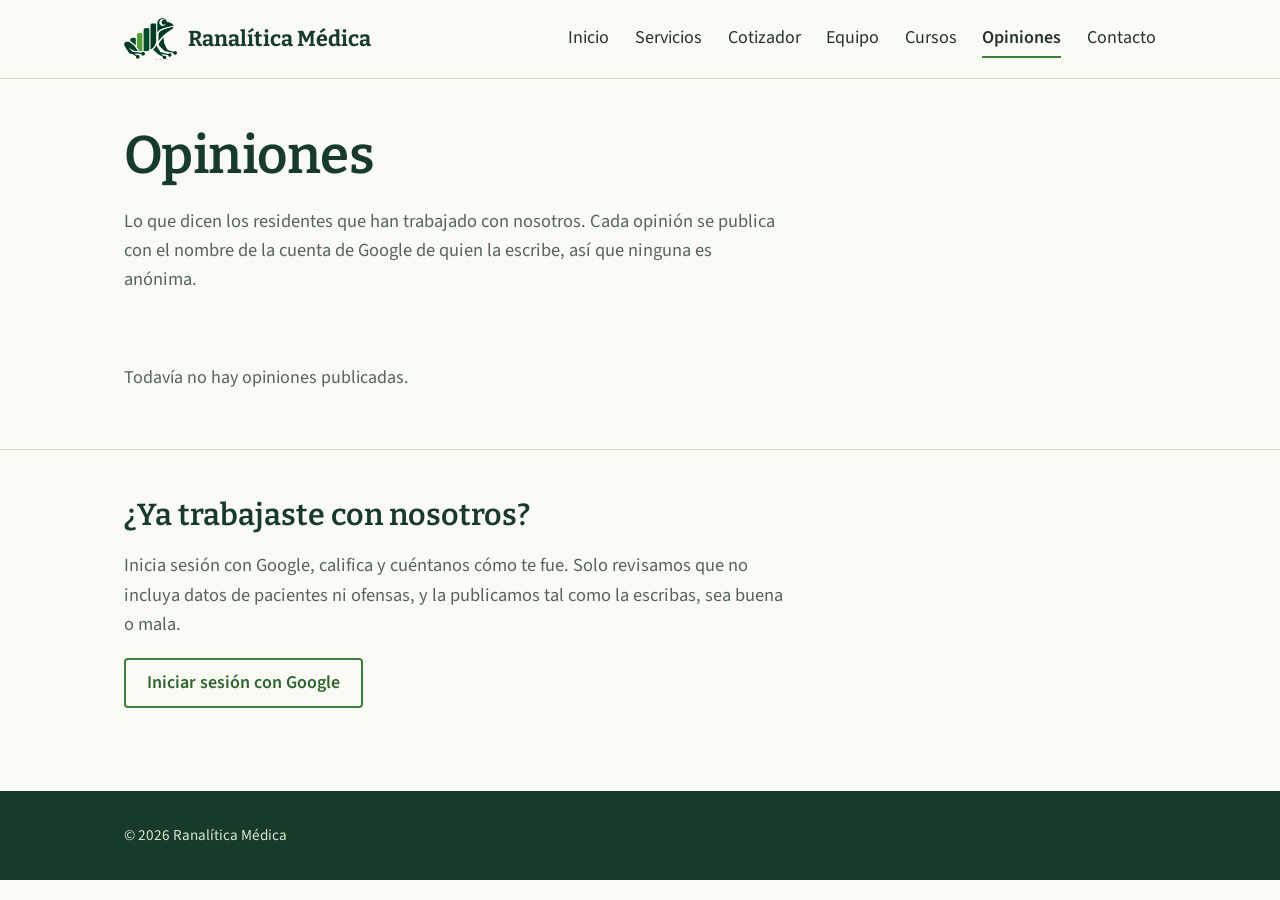
<file: opiniones.html>
<!DOCTYPE html>
<html lang="es"><head><meta charset="UTF-8"><meta name="viewport" content="width=device-width, initial-scale=1.0">
<title>Opiniones | Ranalítica Médica</title><meta name="description" content="Opiniones de residentes que han trabajado con Ranalítica Médica, publicadas con su nombre."><meta name="theme-color" content="#173A2B">
<link rel="preconnect" href="https://fonts.googleapis.com"><link rel="preconnect" href="https://fonts.gstatic.com" crossorigin><link href="https://fonts.googleapis.com/css2?family=Bitter:wght@500;600;700&family=Source+Sans+3:wght@400;600;700&display=swap" rel="stylesheet"><link rel="stylesheet" href="style.css"></head>
<body>
<header class="site-header"><div class="wrap bar"><a class="wordmark" href="index.html"><img src="images/logo-rana.png" alt="" width="200" height="156">Ranalítica Médica</a><nav class="nav" aria-label="Principal"><a href="index.html" data-nav="inicio">Inicio</a><a href="servicios.html" data-nav="servicios">Servicios</a><a href="cotizador.html" data-nav="cotizador">Cotizador</a><a href="equipo.html" data-nav="equipo">Equipo</a><a href="cursos.html" data-nav="cursos">Cursos</a><a href="opiniones.html" data-nav="opiniones" aria-current="page">Opiniones</a><a href="contacto.html" data-nav="contacto">Contacto</a></nav></div></header>
<main>
<section class="pagina"><div class="wrap">
  <h1>Opiniones</h1>
  <p class="intro">Lo que dicen los residentes que han trabajado con nosotros. Cada opinión se publica con el nombre de la cuenta de Google de quien la escribe, así que ninguna es anónima.</p>
</div></section>

<section class="seccion" style="padding-top:1rem"><div class="wrap">
  <p class="promedio" id="op-promedio" hidden></p>
  <ul class="opiniones" id="op-lista"></ul>
  <p class="vacio" id="op-vacio">Todavía no hay opiniones publicadas.</p>
</div></section>

<section class="seccion"><div class="wrap opinion" id="opinion">
  <h2>¿Ya trabajaste con nosotros?</h2>
  <p class="intro">Inicia sesión con Google, califica y cuéntanos cómo te fue. Solo revisamos que no incluya datos de pacientes ni ofensas, y la publicamos tal como la escribas, sea buena o mala.</p>
  <div id="op-sesion"><button type="button" class="btn btn-secondary" id="op-entrar">Iniciar sesión con Google</button></div>
  <div id="op-form" hidden>
    <p class="rol" id="op-quien"></p>
    <div class="estrellas" role="radiogroup" aria-label="Calificación de 1 a 5 estrellas">
<button type="button" class="estrella" role="radio" aria-checked="false" data-valor="1" aria-label="1 de 5"><svg viewBox="0 0 24 24" aria-hidden="true"><path d="M12 2.8l2.8 6.1 6.6.7-4.9 4.5 1.4 6.5L12 17.2 6.1 20.6l1.4-6.5L2.6 9.6l6.6-.7L12 2.8z"/></svg></button>
<button type="button" class="estrella" role="radio" aria-checked="false" data-valor="2" aria-label="2 de 5"><svg viewBox="0 0 24 24" aria-hidden="true"><path d="M12 2.8l2.8 6.1 6.6.7-4.9 4.5 1.4 6.5L12 17.2 6.1 20.6l1.4-6.5L2.6 9.6l6.6-.7L12 2.8z"/></svg></button>
<button type="button" class="estrella" role="radio" aria-checked="false" data-valor="3" aria-label="3 de 5"><svg viewBox="0 0 24 24" aria-hidden="true"><path d="M12 2.8l2.8 6.1 6.6.7-4.9 4.5 1.4 6.5L12 17.2 6.1 20.6l1.4-6.5L2.6 9.6l6.6-.7L12 2.8z"/></svg></button>
<button type="button" class="estrella" role="radio" aria-checked="false" data-valor="4" aria-label="4 de 5"><svg viewBox="0 0 24 24" aria-hidden="true"><path d="M12 2.8l2.8 6.1 6.6.7-4.9 4.5 1.4 6.5L12 17.2 6.1 20.6l1.4-6.5L2.6 9.6l6.6-.7L12 2.8z"/></svg></button>
<button type="button" class="estrella" role="radio" aria-checked="false" data-valor="5" aria-label="5 de 5"><svg viewBox="0 0 24 24" aria-hidden="true"><path d="M12 2.8l2.8 6.1 6.6.7-4.9 4.5 1.4 6.5L12 17.2 6.1 20.6l1.4-6.5L2.6 9.6l6.6-.7L12 2.8z"/></svg></button>
    </div>
    <textarea id="comentario" rows="4" placeholder="Cuéntanos tu experiencia" aria-label="Comentario"></textarea>
    <div class="acciones" style="margin-top:0">
      <button type="button" class="btn btn-primary" id="enviar-opinion">Enviar opinión</button>
      <button type="button" class="btn btn-secondary" id="op-salir">Cerrar sesión</button>
    </div>
  </div>
  <p class="estado" id="estado-opinion" aria-live="polite"></p>
</div></section>
</main>
<footer class="site-footer"><div class="wrap"><p>© 2026 Ranalítica Médica</p></div></footer>
<script src="js/site.js"></script><script src="js/opinions.js"></script>
</body></html>
</file>
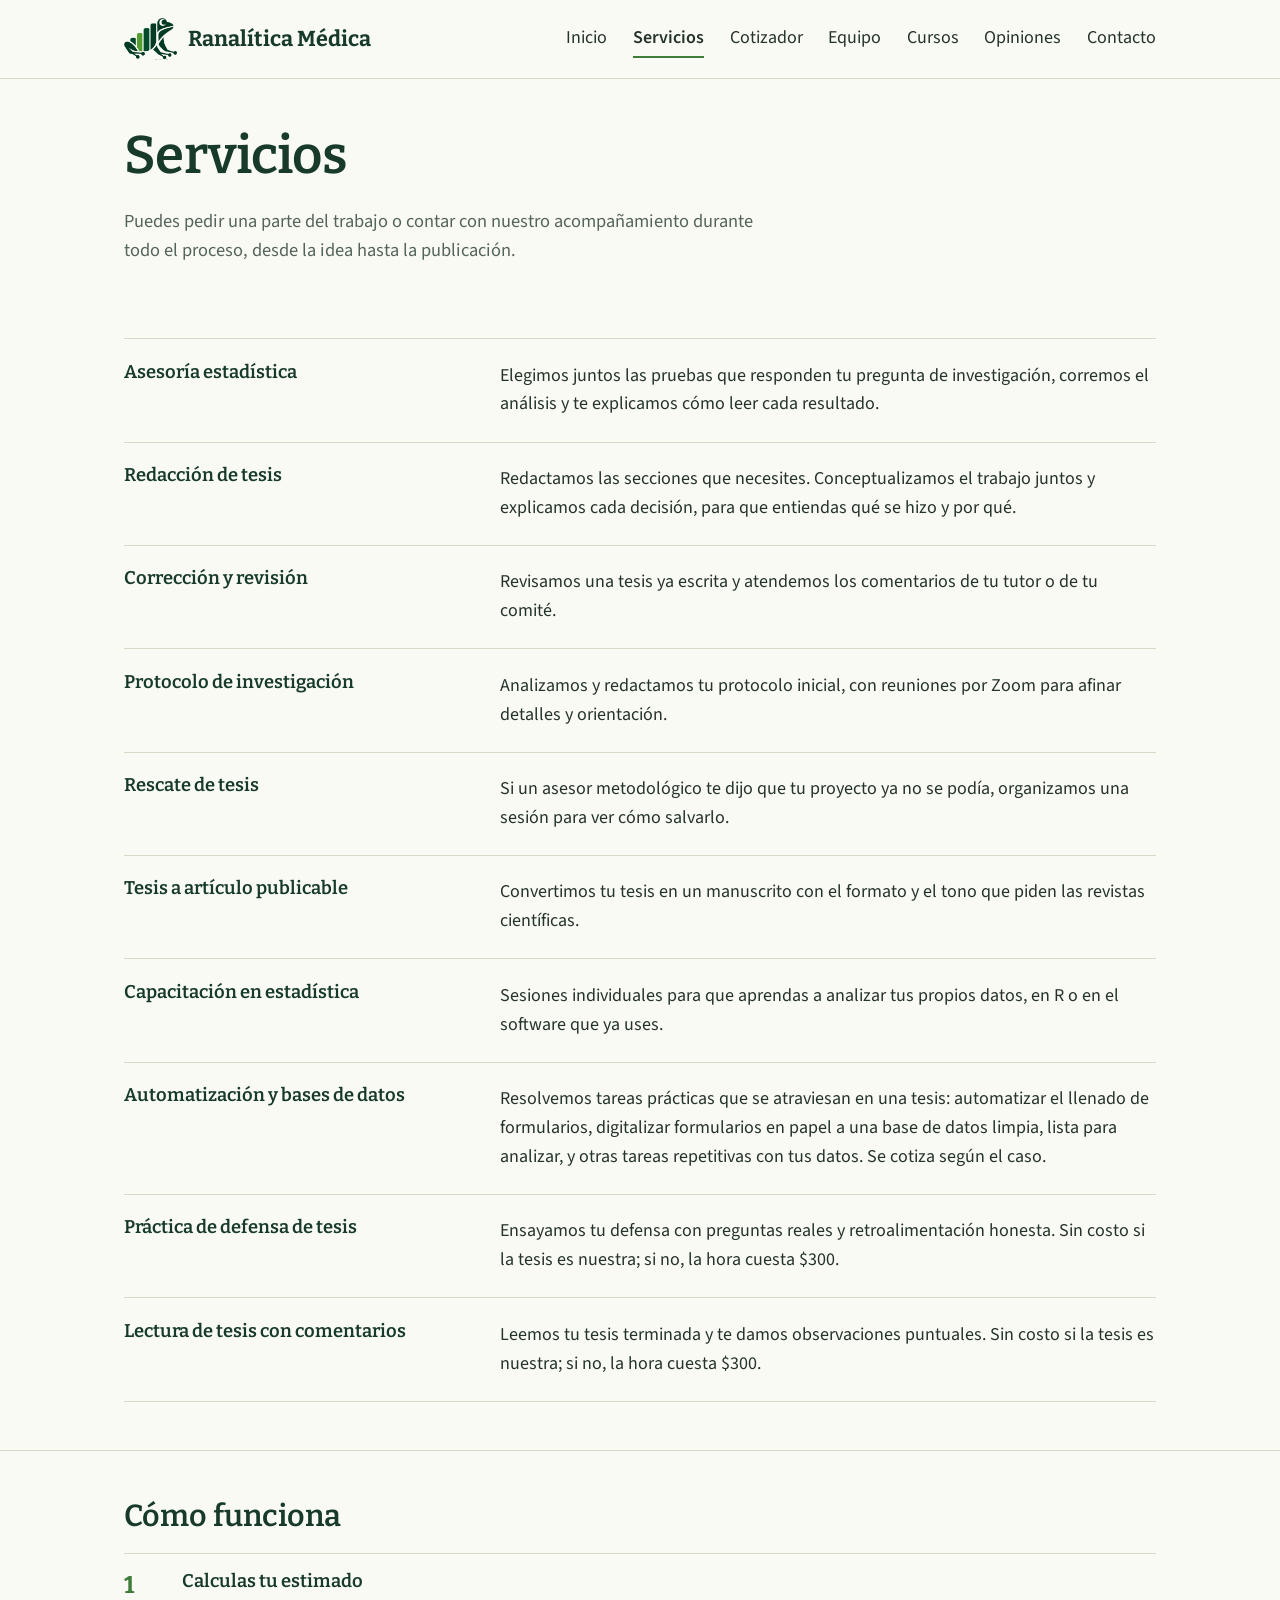
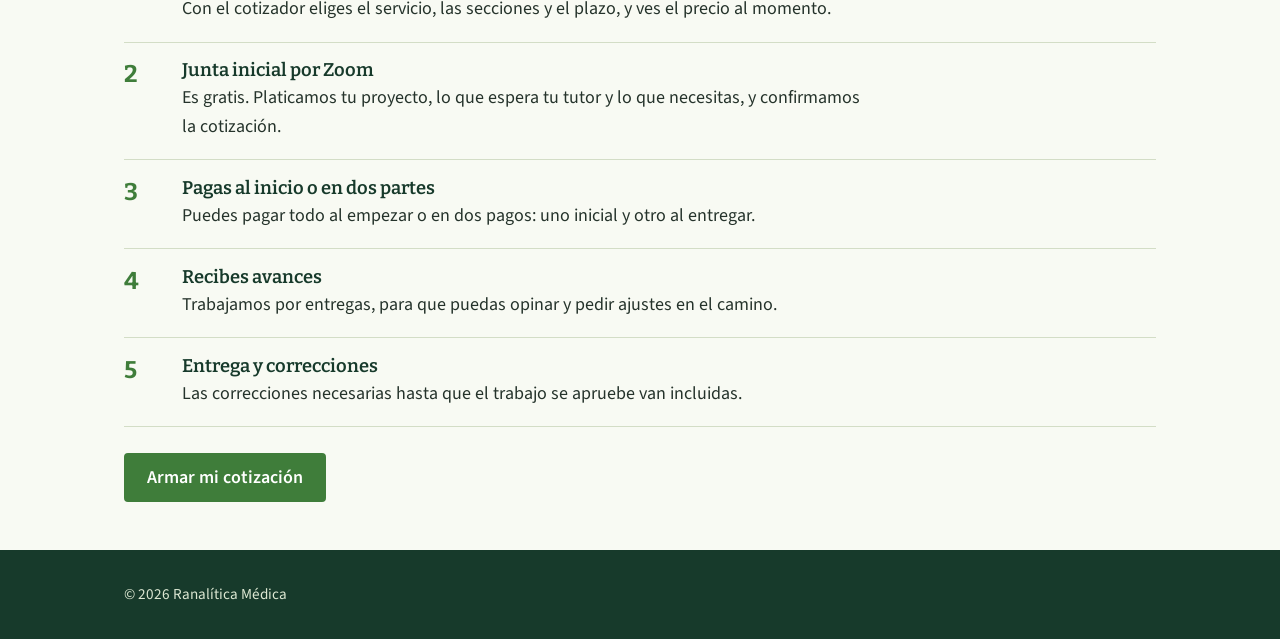
<file: servicios.html>
<!DOCTYPE html>
<html lang="es"><head><meta charset="UTF-8"><meta name="viewport" content="width=device-width, initial-scale=1.0">
<title>Servicios | Ranalítica Médica</title><meta name="description" content="Asesoría estadística, redacción y corrección de tesis, protocolos, rescate de tesis y más."><meta name="theme-color" content="#173A2B">
<link rel="preconnect" href="https://fonts.googleapis.com"><link rel="preconnect" href="https://fonts.gstatic.com" crossorigin><link href="https://fonts.googleapis.com/css2?family=Bitter:wght@500;600;700&family=Source+Sans+3:wght@400;600;700&display=swap" rel="stylesheet"><link rel="stylesheet" href="style.css"></head>
<body>
<header class="site-header"><div class="wrap bar"><a class="wordmark" href="index.html"><img src="images/logo-rana.png" alt="" width="200" height="156">Ranalítica Médica</a><nav class="nav" aria-label="Principal"><a href="index.html" data-nav="inicio">Inicio</a><a href="servicios.html" data-nav="servicios" aria-current="page">Servicios</a><a href="cotizador.html" data-nav="cotizador">Cotizador</a><a href="equipo.html" data-nav="equipo">Equipo</a><a href="cursos.html" data-nav="cursos">Cursos</a><a href="opiniones.html" data-nav="opiniones">Opiniones</a><a href="contacto.html" data-nav="contacto">Contacto</a></nav></div></header>
<main>
<section class="pagina"><div class="wrap">
  <h1>Servicios</h1>
  <p class="intro">Puedes pedir una parte del trabajo o contar con nuestro acompañamiento durante todo el proceso, desde la idea hasta la publicación.</p>
</div></section>

<section class="seccion" style="padding-top:1rem"><div class="wrap">
  <div class="filas">
    <div class="fila"><h3>Asesoría estadística</h3>
      <p>Elegimos juntos las pruebas que responden tu pregunta de investigación, corremos el análisis y te explicamos cómo leer cada resultado.</p></div>
    <div class="fila"><h3>Redacción de tesis</h3>
      <p>Redactamos las secciones que necesites. Conceptualizamos el trabajo juntos y explicamos cada decisión, para que entiendas qué se hizo y por qué.</p></div>
    <div class="fila"><h3>Corrección y revisión</h3>
      <p>Revisamos una tesis ya escrita y atendemos los comentarios de tu tutor o de tu comité.</p></div>
    <div class="fila"><h3>Protocolo de investigación</h3>
      <p>Analizamos y redactamos tu protocolo inicial, con reuniones por Zoom para afinar detalles y orientación.</p></div>
    <div class="fila"><h3>Rescate de tesis</h3>
      <p>Si un asesor metodológico te dijo que tu proyecto ya no se podía, organizamos una sesión para ver cómo salvarlo.</p></div>
    <div class="fila"><h3>Tesis a artículo publicable</h3>
      <p>Convertimos tu tesis en un manuscrito con el formato y el tono que piden las revistas científicas.</p></div>
    <div class="fila"><h3>Capacitación en estadística</h3>
      <p>Sesiones individuales para que aprendas a analizar tus propios datos, en R o en el software que ya uses.</p></div>
    <div class="fila"><h3>Automatización y bases de datos</h3>
      <p>Resolvemos tareas prácticas que se atraviesan en una tesis: automatizar el llenado de formularios, digitalizar formularios en papel a una base de datos limpia, lista para analizar, y otras tareas repetitivas con tus datos. Se cotiza según el caso.</p></div>
    <div class="fila"><h3>Práctica de defensa de tesis</h3>
      <p>Ensayamos tu defensa con preguntas reales y retroalimentación honesta. Sin costo si la tesis es nuestra; si no, la hora cuesta $300.</p></div>
    <div class="fila"><h3>Lectura de tesis con comentarios</h3>
      <p>Leemos tu tesis terminada y te damos observaciones puntuales. Sin costo si la tesis es nuestra; si no, la hora cuesta $300.</p></div>
  </div>
</div></section>

<section class="seccion"><div class="wrap">
  <h2>Cómo funciona</h2>
  <ol class="pasos">
    <li><div><h3>Calculas tu estimado</h3><p>Con el cotizador eliges el servicio, las secciones y el plazo, y ves el precio al momento.</p></div></li>
    <li><div><h3>Junta inicial por Zoom</h3><p>Es gratis. Platicamos tu proyecto, lo que espera tu tutor y lo que necesitas, y confirmamos la cotización.</p></div></li>
    <li><div><h3>Pagas al inicio o en dos partes</h3><p>Puedes pagar todo al empezar o en dos pagos: uno inicial y otro al entregar.</p></div></li>
    <li><div><h3>Recibes avances</h3><p>Trabajamos por entregas, para que puedas opinar y pedir ajustes en el camino.</p></div></li>
    <li><div><h3>Entrega y correcciones</h3><p>Las correcciones necesarias hasta que el trabajo se apruebe van incluidas.</p></div></li>
  </ol>
  <div class="acciones"><a class="btn btn-primary" href="cotizador.html">Armar mi cotización</a></div>
</div></section>
</main>
<footer class="site-footer"><div class="wrap"><p>© 2026 Ranalítica Médica</p></div></footer>
<script src="js/site.js"></script>
</body></html>
</file>
<file: style.css>
/* Ranalítica Médica */
:root{
  --pond:#173A2B;
  --leaf:#3F7D3A;
  --leaf-dark:#2F6330;
  --lily:#E6EFD9;
  --paper:#F8FAF3;
  --white:#FFFFFF;
  --ink:#25332B;
  --muted:#55645A;
  --rule:#D3DDC6;
  --rule-strong:#B5C4A5;
  --eye:#B8892B;
  --heading:'Bitter','Roboto Slab',Rockwell,Georgia,serif;
  --body:'Source Sans 3','Source Sans Pro','Segoe UI',system-ui,-apple-system,sans-serif;
}
*{box-sizing:border-box;}
html{scroll-behavior:smooth;}
body{margin:0;background:var(--paper);color:var(--ink);font:18px/1.6 var(--body);-webkit-font-smoothing:antialiased;}
h1,h2,h3{font-family:var(--heading);color:var(--pond);line-height:1.15;margin:0 0 .6em;font-weight:600;}
h1{font-size:clamp(2.1rem,4.6vw,3.3rem);letter-spacing:-.01em;line-height:1.1;}
h2{font-size:clamp(1.5rem,3vw,1.9rem);}
h3{font-size:1.15rem;margin-bottom:.35em;}
p{margin:0 0 1em;}
a{color:var(--leaf-dark);text-underline-offset:.18em;}
img{max-width:100%;display:block;}
[hidden]{display:none !important;}
:focus-visible{outline:3px solid var(--eye);outline-offset:2px;}
.wrap{max-width:1080px;margin:0 auto;padding:0 1.5rem;}

/* Encabezado */
.site-header{border-bottom:1px solid var(--rule);}
.bar{display:flex;flex-wrap:wrap;align-items:center;justify-content:space-between;gap:.5rem 2rem;padding-top:1.15rem;padding-bottom:1.15rem;}
.wordmark{display:inline-flex;align-items:center;gap:.65rem;font-family:var(--heading);font-weight:700;font-size:1.35rem;color:var(--pond);text-decoration:none;}
.nav{display:flex;flex-wrap:wrap;gap:.25rem 1.6rem;}
.nav a{color:var(--ink);text-decoration:none;padding:.2rem 0;border-bottom:2px solid transparent;}
.nav a:hover{border-bottom-color:var(--rule-strong);}
.nav a[aria-current="page"]{border-bottom-color:var(--leaf);font-weight:600;}

.wordmark img{height:2.6rem;width:auto;}

/* Botones */
.btn{display:inline-block;padding:.7rem 1.3rem;border-radius:4px;font-weight:600;text-decoration:none;border:2px solid var(--leaf);cursor:pointer;font:inherit;font-weight:600;line-height:1.3;transition:background-color .15s ease;}
.btn-primary{background:var(--leaf);color:var(--white);}
.btn-primary:hover{background:var(--leaf-dark);border-color:var(--leaf-dark);}
.btn-secondary{background:transparent;color:var(--leaf-dark);}
.btn-secondary:hover{background:var(--lily);}
.acciones{display:flex;flex-wrap:wrap;gap:.75rem;margin-top:1.6rem;}

/* Inicio */
.hero{padding:3.5rem 0 3.5rem;}
.hero .wrap{display:grid;grid-template-columns:minmax(0,1.1fr) minmax(0,1fr);gap:3.5rem;align-items:start;}
.lead{font-size:1.2rem;max-width:32em;}
.aparte{margin:1.1rem 0 0;color:var(--muted);font-size:.98rem;}
.indice{background:var(--white);border:1px solid var(--pond);border-radius:4px;padding:1.5rem 1.6rem;}
.indice h2{font-size:1.25rem;margin:0 0 .9rem;}
.indice ul,.lineas{list-style:none;margin:0;padding:0;}
.indice li,.lineas li{display:flex;align-items:baseline;gap:.6rem;padding:.32rem 0;}
.puntos{flex:1;min-width:1rem;border-bottom:2px dotted var(--rule-strong);transform:translateY(-.2em);}
.precio{font-variant-numeric:tabular-nums;font-weight:600;color:var(--pond);white-space:nowrap;}
.indice .nota{font-size:.92rem;color:var(--muted);margin:1rem 0 .5rem;}
.indice .enlace{font-weight:600;}
.indice .partes li{display:block;padding:.45rem 0;border-top:1px solid var(--rule);}
.indice .partes li:first-child{border-top:0;}

.seccion{padding:3rem 0;}
.seccion + .seccion{border-top:1px solid var(--rule);}
.intro{max-width:36em;color:var(--muted);font-size:1.15rem;}
.filas{margin-top:1.2rem;border-bottom:1px solid var(--rule);}
.fila{display:grid;grid-template-columns:minmax(0,1fr) minmax(0,2fr);gap:.5rem 3rem;padding:1.4rem 0;border-top:1px solid var(--rule);}
.fila h3{margin:0;}
.fila p{margin:0;max-width:38em;}
.fila p + p{margin-top:.8em;}

.personas{display:grid;grid-template-columns:repeat(3,minmax(0,1fr));gap:1.5rem;margin-top:1.6rem;}
.mini{text-decoration:none;color:inherit;display:block;}
.mini img{width:100%;height:auto;aspect-ratio:4/5;object-fit:cover;border-radius:4px;background:var(--lily);}
.mini .nombre{font-family:var(--heading);font-weight:600;color:var(--pond);margin:.6rem 0 0;line-height:1.25;}
.mini .rol{margin:0;color:var(--muted);font-size:.95rem;line-height:1.35;}
.mini:hover .nombre{text-decoration:underline;}

.banda{background:var(--lily);padding:2.6rem 0;}
.banda .wrap{display:flex;flex-wrap:wrap;align-items:center;justify-content:space-between;gap:1.2rem 2.5rem;}
.banda p{margin:0;max-width:34em;font-family:var(--heading);font-size:1.25rem;color:var(--pond);line-height:1.35;}

/* Páginas interiores */
.pagina{padding:3rem 0 1.2rem;}
.pagina h1{margin-bottom:.4em;}
.pasos{list-style:none;margin:1.2rem 0 0;padding:0;counter-reset:paso;border-bottom:1px solid var(--rule);}
.pasos li{counter-increment:paso;display:grid;grid-template-columns:2.6rem minmax(0,1fr);gap:0 1rem;padding:1.1rem 0;border-top:1px solid var(--rule);}
.pasos li::before{content:counter(paso);font-family:var(--heading);font-weight:700;font-size:1.5rem;line-height:1.2;color:var(--leaf);}
.pasos h3{margin:0 0 .15em;}
.pasos p{margin:0;max-width:38em;}

/* Cotizador */
.cotizador{display:grid;grid-template-columns:minmax(0,1.25fr) minmax(0,1fr);gap:3rem;align-items:start;padding:1rem 0 4rem;}
fieldset{border:0;padding:0;margin:0 0 2rem;min-width:0;}
legend{font-family:var(--heading);font-size:1.15rem;font-weight:600;color:var(--pond);padding:0;margin-bottom:.7rem;}
.opciones{display:grid;gap:.5rem;}
.opcion{display:flex;align-items:flex-start;gap:.7rem;padding:.7rem .9rem;border:1px solid var(--rule-strong);border-radius:4px;background:var(--white);cursor:pointer;}
.opcion:has(input:checked){border-color:var(--leaf);background:var(--lily);}
.opcion:focus-within{outline:3px solid var(--eye);outline-offset:2px;}
.opcion input{margin-top:.28rem;width:1.1rem;height:1.1rem;flex:none;accent-color:var(--leaf);}
.opcion .txt{flex:1;line-height:1.35;}
.opcion .sub{display:block;font-size:.9rem;color:var(--muted);}
.opcion .monto{font-variant-numeric:tabular-nums;font-weight:600;white-space:nowrap;color:var(--pond);}
.hoja{position:sticky;top:1.25rem;background:var(--white);border:1px solid var(--pond);border-radius:4px;padding:1.5rem;}
.hoja h2{font-size:1.25rem;margin:0 0 .8rem;}
.lineas .extra{color:var(--muted);}
.vacio{color:var(--muted);margin:0 0 .5rem;}
.total{display:flex;justify-content:space-between;align-items:baseline;gap:1rem;border-top:2px solid var(--pond);margin:.9rem 0 0;padding-top:.9rem;font-family:var(--heading);font-size:1.6rem;font-weight:700;color:var(--pond);}
.hoja .acciones{flex-direction:column;margin-top:1.2rem;}
.hoja .btn{text-align:center;}
.hoja .nota{font-size:.9rem;color:var(--muted);margin:1rem 0 0;}

/* El estanque de tesis */
.estanque{background:var(--pond);color:#DCE7D2;padding:2.2rem 0 2.4rem;}
.estanque h2{color:var(--white);}
.estanque h2{margin-bottom:.3em;}
.estanque .intro{color:#B9CDB0;margin-bottom:0;}
.cifra{display:flex;flex-wrap:wrap;align-items:baseline;gap:.2rem 1rem;}
.cifra .gran{font-family:var(--heading);font-size:clamp(2.2rem,5vw,2.8rem);line-height:1;color:var(--lily);}
.pads{list-style:none;margin:1.4rem 0 0;padding:0;max-width:56rem;display:grid;grid-template-columns:repeat(var(--cols,9),minmax(0,1fr));gap:0 .7rem;align-items:end;}
.pad{container-type:inline-size;display:flex;flex-direction:column;align-items:center;min-width:0;}
.pad .disco{position:relative;isolation:isolate;width:calc(100% * var(--r));aspect-ratio:1;display:grid;place-items:center;font-family:var(--heading);font-weight:700;font-size:calc(var(--r) * 26cqw);color:var(--white);}
.pad .disco::before{content:'';position:absolute;inset:0;z-index:-1;border-radius:50%;background:var(--pc,var(--leaf));
  -webkit-mask:conic-gradient(from var(--a),transparent 0deg 24deg,#000 24deg);mask:conic-gradient(from var(--a),transparent 0deg 24deg,#000 24deg);}
.pad:first-child .disco{--pc:#5E9E4A;color:var(--pond);}
.pad .area{width:100%;min-height:3.8em;margin:.4rem 0 0;font-size:clamp(.62rem,1.1vw,.82rem);line-height:1.2;text-align:center;color:#DCE7D2;overflow-wrap:anywhere;hyphens:auto;}

/* El croac de la semana */
.humor{background:var(--lily);padding:2.6rem 0;}
.humor-cab{display:flex;flex-wrap:wrap;align-items:baseline;justify-content:space-between;gap:.2rem 1.5rem;margin-bottom:1.2rem;}
.humor-cab h2{margin:0;}
.humor-sem{margin:0;color:var(--muted);font-size:.95rem;}
.tira{display:grid;grid-template-columns:repeat(3,minmax(0,1fr));gap:.8rem;}
.vineta{margin:0;background:var(--white);border:2px solid var(--pond);border-radius:4px;padding:1rem 1.1rem 1.2rem;position:relative;}
.vineta .vn{position:absolute;top:-.8rem;left:.8rem;background:var(--pond);color:var(--white);font-family:var(--heading);font-weight:700;font-size:.85rem;width:1.6rem;height:1.6rem;border-radius:50%;display:grid;place-items:center;}
.vineta figcaption{font-size:.82rem;font-weight:600;text-transform:uppercase;letter-spacing:.06em;color:var(--leaf-dark);margin:.3rem 0 .5rem;}
.vineta p{margin:0;font-family:var(--heading);font-size:1.15rem;line-height:1.3;color:var(--pond);}
.humor-img{width:100%;max-width:100%;height:auto;border:2px solid var(--pond);border-radius:4px;background:var(--white);}
.humor-pie{margin:1rem 0 0;font-style:italic;color:var(--pond);}
.humor-nota{margin:.8rem 0 0;font-size:.95rem;color:var(--muted);}

/* Formularios */
.campos{display:grid;gap:1.1rem;max-width:34rem;}
.campos label{display:block;font-weight:600;margin-bottom:.25rem;}
.campos input:not([type=checkbox]),.campos select,.campos textarea{width:100%;padding:.65rem .8rem;border:1px solid var(--rule-strong);border-radius:4px;font:inherit;color:var(--ink);background:var(--white);}
.campos textarea{resize:vertical;}
.campos .check{display:flex;gap:.7rem;align-items:flex-start;font-weight:400;}
.campos .check input{width:1.1rem;height:1.1rem;margin-top:.3rem;flex:none;accent-color:var(--leaf);}
.campos .ayuda{margin:-.4rem 0 0;font-size:.92rem;color:var(--muted);}
.honeypot{position:absolute;left:-9999px;height:0;overflow:hidden;}

/* Opiniones */
.promedio{font-family:var(--heading);font-size:1.3rem;color:var(--pond);margin:0 0 1rem;}
.opiniones{list-style:none;margin:0 0 1rem;padding:0;max-width:44rem;}
.opiniones li{padding:1.1rem 0;border-top:1px solid var(--rule);}
.op-estrellas{color:var(--eye);font-size:1.1rem;letter-spacing:.1em;margin:0;}
.op-nombre{font-weight:600;color:var(--pond);margin:.1rem 0 .3rem;}
.op-texto{margin:0;}
.opinion .rol{color:var(--muted);margin:1rem 0 0;}

/* Equipo */
.persona{display:grid;grid-template-columns:220px minmax(0,1fr);gap:2.5rem;padding:2.5rem 0;border-top:1px solid var(--rule);}
.persona img{width:100%;height:auto;aspect-ratio:4/5;object-fit:cover;border-radius:4px;background:var(--lily);}
.persona h2{margin-bottom:.1em;}
.persona .rol{color:var(--muted);margin:0 0 1rem;}
.persona p{max-width:40em;}
.persona h3{margin-top:1.6rem;}
.pubs{list-style:none;margin:.4rem 0 0;padding:0;max-width:42em;}
.pubs li{padding:.6rem 0;border-top:1px solid var(--rule);line-height:1.4;}
.pubs a{font-weight:600;display:block;}
.pubs span{font-size:.92rem;color:var(--muted);}

/* Contacto y opiniones */
.estrellas{display:flex;gap:.15rem;margin:.4rem 0 1rem;}
.estrella{background:none;border:0;padding:.2rem;width:2.5rem;height:2.5rem;cursor:pointer;color:var(--rule-strong);}
.estrella svg{width:100%;height:100%;fill:none;stroke:currentColor;stroke-width:1.6;stroke-linejoin:round;}
.estrella.on{color:var(--eye);}
.estrella.on svg{fill:currentColor;}
.opinion textarea{width:100%;max-width:34em;padding:.75rem .9rem;border:1px solid var(--rule-strong);border-radius:4px;font:inherit;color:var(--ink);background:var(--white);margin-bottom:1rem;resize:vertical;}
.estado{min-height:1.5em;margin:.8rem 0 0;color:var(--muted);font-size:.95rem;}

/* Pie */
.site-footer{background:var(--pond);color:#DCE7D2;padding:2rem 0;}
.site-footer p{margin:0;font-size:.95rem;}

@media (max-width:820px){
  .tira{grid-template-columns:minmax(0,1fr);gap:1.1rem;}
  .hero .wrap,.cotizador{grid-template-columns:minmax(0,1fr);gap:2.2rem;}
  .fila{grid-template-columns:minmax(0,1fr);}
  .hoja{position:static;}
}
@media (max-width:640px){
  .pads{grid-template-columns:repeat(3,minmax(0,1fr));gap:1.1rem .6rem;}
  .pad .area{font-size:.78rem;}

  body{font-size:17px;}
  .hero{padding:2.2rem 0;}
  .personas{gap:.7rem;}
  .mini .rol{font-size:.85rem;}
  .persona{grid-template-columns:minmax(0,1fr);gap:1.4rem;}
  .persona img{max-width:220px;}
  .nav{gap:.25rem 1.1rem;}
}
@media (prefers-reduced-motion:reduce){
  html{scroll-behavior:auto;}
  *{transition:none !important;}
}

.nota-pubs{max-width:42em;margin:.6rem 0 0;font-size:.85rem;color:var(--muted);}
</file>
